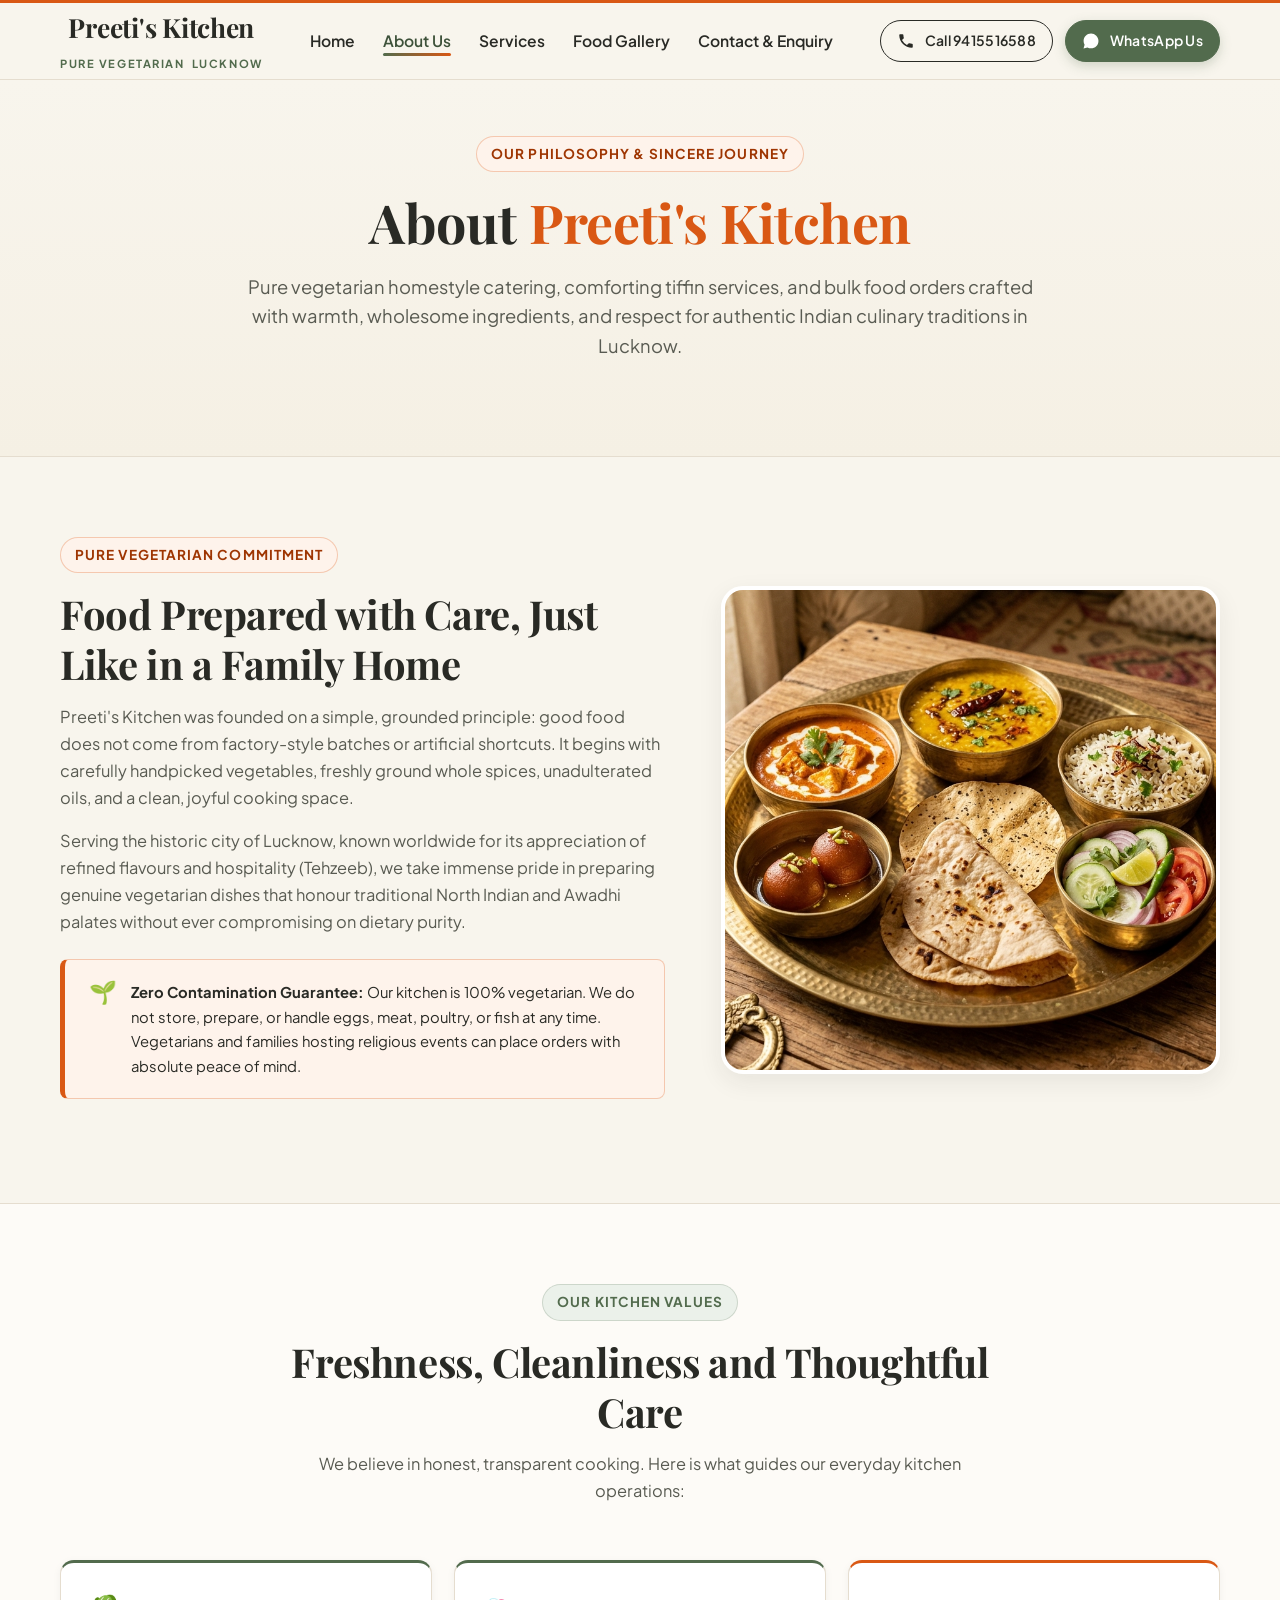
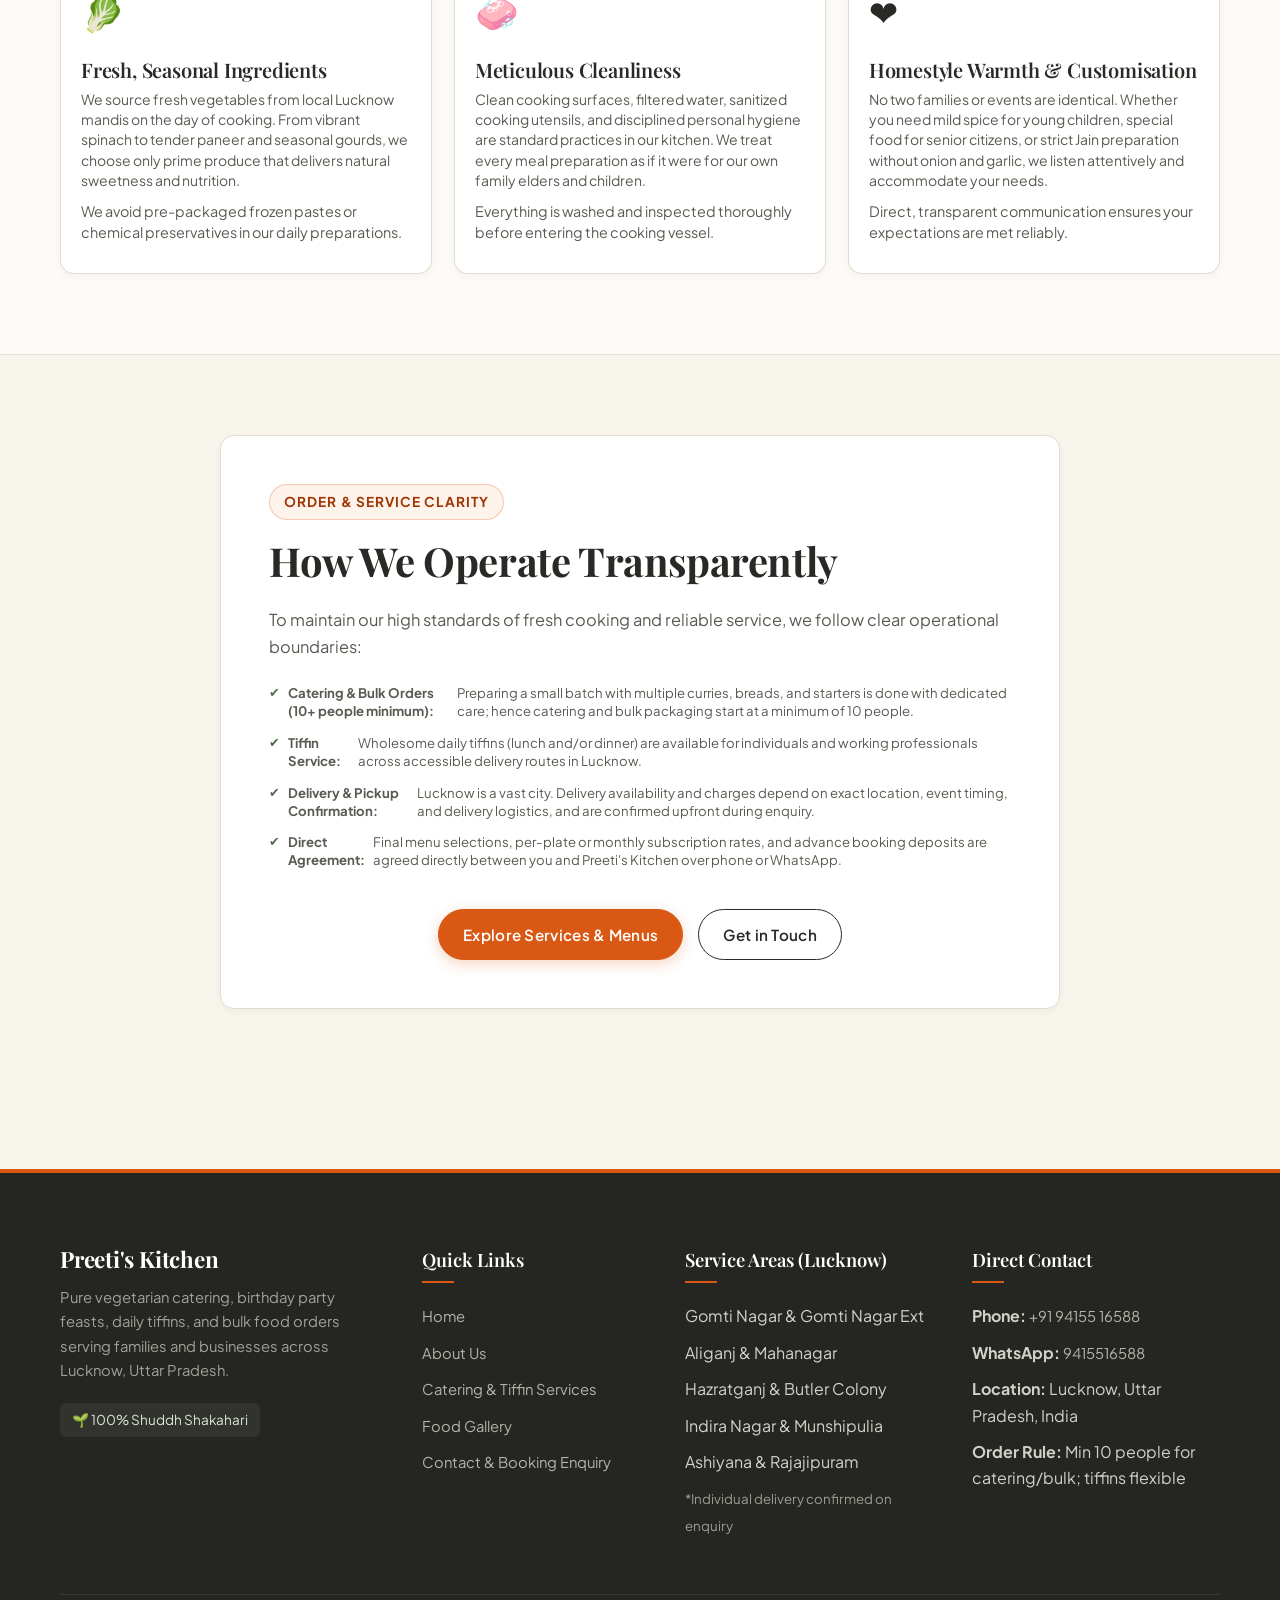
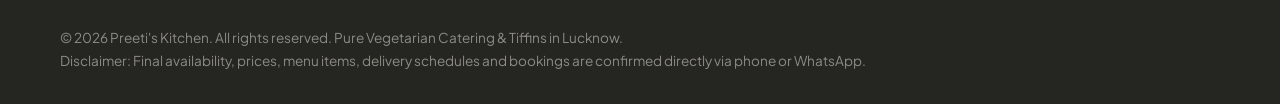
<file: about.html>
<!DOCTYPE html>
<html lang="en">
<head>
  <meta charset="UTF-8">
  <meta name="viewport" content="width=device-width, initial-scale=1.0">
  <title>About Preeti's Kitchen | Best Catering Services in Lucknow</title>
  <meta name="description" content="Discover Preeti's Kitchen, rated among the best catering services in Lucknow. Pure vegetarian wedding caterers, small party caterers for 20 to 100 people, birthday &amp; office party catering, and bulk food orders.">
  <meta name="keywords" content="catering for 20 people, food catering for 20 people, best catering services in lucknow, wedding catering packages, catering packages, best wedding caterers in lucknow, catering for weddings prices, Catering for 100 People, wedding catering packages with prices, small party caterers, birthday party catering services, kids birthday party catering, bulk food order lucknow, bulk food order, engagement catering services, wedding caterers in lucknow, Full-Service Catering, office party catering, catering services in lucknow, top catering services in lucknow">
  <meta name="robots" content="index, follow">
  <link rel="canonical" href="https://preetiskitchenlucknow.com/about.html">

  <!-- Open Graph -->
  <meta property="og:type" content="article">
  <meta property="og:url" content="https://preetiskitchenlucknow.com/about.html">
  <meta property="og:title" content="About Preeti's Kitchen | Pure Veg Caterers & Tiffin in Lucknow">
  <meta property="og:description" content="Dedicated 100% pure vegetarian kitchen in Lucknow. Homestyle recipes, genuine freshness, cleanliness and personal care for catering and daily meals.">
  <meta property="og:image" content="https://preetiskitchenlucknow.com/images/hero-thali.jpg">
  <meta name="twitter:card" content="summary_large_image">

  <!-- Favicon & PWA -->
  <link rel="icon" type="image/svg+xml" href="images/favicon.svg">
  <link rel="manifest" href="manifest.json">
  <meta name="theme-color" content="#526B4D">

  <!-- Google Fonts -->
  <link rel="preconnect" href="https://fonts.googleapis.com">
  <link rel="preconnect" href="https://fonts.gstatic.com" crossorigin>
  <link href="https://fonts.googleapis.com/css2?family=Playfair+Display:ital,wght@0,500;0,600;0,700;1,600&family=Plus+Jakarta+Sans:wght@400;500;600;700&display=swap" rel="stylesheet">

  <!-- Stylesheet -->
  <link rel="stylesheet" href="css/style.css">

  <!-- Schema.org JSON-LD -->
  <script type="application/ld+json">
  {
    "@context": "https://schema.org",
    "@graph": [
      {
        "@type": "AboutPage",
        "name": "About Preeti's Kitchen",
        "description": "Pure vegetarian catering and tiffin service based in Lucknow, Uttar Pradesh.",
        "url": "https://preetiskitchenlucknow.com/about.html",
        "mainEntity": {
          "@type": "FoodEstablishment",
          "name": "Preeti's Kitchen",
          "telephone": "+919415516588",
          "servesCuisine": "North Indian, Pure Vegetarian",
          "areaServed": {
            "@type": "AdministrativeArea",
            "name": "Lucknow"
          }
        }
      },
      {
        "@type": "BreadcrumbList",
        "itemListElement": [
          {
            "@type": "ListItem",
            "position": 1,
            "name": "Home",
            "item": "https://preetiskitchenlucknow.com/"
          },
          {
            "@type": "ListItem",
            "position": 2,
            "name": "About Us",
            "item": "https://preetiskitchenlucknow.com/about.html"
          }
        ]
      }
    ]
  }
  </script>
</head>
<body>

  <!-- 1. Header & Navigation -->
  <header class="site-header">
    <div class="container navbar">
      <a href="index.html" class="brand-link" aria-label="Preeti's Kitchen Home">
        <span class="brand-title">Preeti's Kitchen</span>
        <span class="brand-subtitle">Pure Vegetarian <span class="dot-orange">•</span> Lucknow</span>
      </a>

      <!-- Desktop Nav -->
      <nav aria-label="Primary Navigation">
        <ul class="nav-links">
          <li><a href="index.html" class="nav-link">Home</a></li>
          <li><a href="about.html" class="nav-link active">About Us</a></li>
          <li><a href="services.html" class="nav-link">Services</a></li>
          <li><a href="gallery.html" class="nav-link">Food Gallery</a></li>
          <li><a href="contact.html" class="nav-link">Contact & Enquiry</a></li>
        </ul>
      </nav>

      <div class="nav-actions">
        <a href="tel:+919415516588" class="btn btn-secondary btn-sm" title="Call Preeti's Kitchen">
          <svg class="btn-icon" viewBox="0 0 24 24"><path d="M6.62 10.79a15.053 15.053 0 006.59 6.59l2.2-2.2c.27-.27.67-.36 1.02-.24 1.12.37 2.33.57 3.57.57.55 0 1 .45 1 1V20c0 .55-.45 1-1 1-9.39 0-17-7.61-17-17 0-.55.45-1 1-1h3.5c.55 0 1 .45 1 1 0 1.25.2 2.45.57 3.57.11.35.03.74-.25 1.02l-2.2 2.2z"/></svg>
          Call 9415516588
        </a>
        <a href="https://wa.me/919415516588?text=Hello%20Preeti%27s%20Kitchen%2C%20I%20would%20like%20to%20learn%20more%20about%20your%20services%20in%20Lucknow." class="btn btn-primary btn-sm" target="_blank" rel="noopener noreferrer">
          <svg class="btn-icon" viewBox="0 0 24 24"><path d="M12.04 2c-5.46 0-9.91 4.45-9.91 9.91 0 1.75.46 3.45 1.32 4.95L2.05 22l5.25-1.38c1.45.79 3.08 1.21 4.74 1.21 5.46 0 9.91-4.45 9.91-9.91 0-2.65-1.03-5.14-2.9-7.01A9.816 9.816 0 0012.04 2z"/></svg>
          WhatsApp Us
        </a>
      </div>

      <!-- Mobile Hamburger Toggle -->
      <button class="mobile-nav-toggle" aria-label="Open menu" aria-expanded="false" aria-controls="mobileDrawer">
        <svg width="24" height="24" viewBox="0 0 24 24" fill="none" stroke="currentColor" stroke-width="2" stroke-linecap="round"><line x1="3" y1="12" x2="21" y2="12"></line><line x1="3" y1="6" x2="21" y2="6"></line><line x1="3" y1="18" x2="21" y2="18"></line></svg>
      </button>
    </div>

    <!-- Mobile Slide Drawer -->
    <div class="mobile-drawer" id="mobileDrawer">
      <ul class="nav-links">
        <li><a href="index.html" class="nav-link">Home</a></li>
        <li><a href="about.html" class="nav-link active">About Us</a></li>
        <li><a href="services.html" class="nav-link">Services & Menus</a></li>
        <li><a href="gallery.html" class="nav-link">Food Gallery</a></li>
        <li><a href="contact.html" class="nav-link">Contact & Enquiry</a></li>
      </ul>
      <div class="nav-actions">
        <a href="tel:+919415516588" class="btn btn-secondary">
          📞 Call 9415516588
        </a>
        <a href="https://wa.me/919415516588?text=Hello%20Preeti%27s%20Kitchen%2C%20I%20would%20like%20to%20learn%20more%20about%20your%20services%20in%20Lucknow." class="btn btn-primary" target="_blank" rel="noopener noreferrer">
          💬 WhatsApp Us
        </a>
      </div>
    </div>
  </header>

  <main>

    <!-- Page Banner / Header -->
    <section class="hero-section" style="padding: 3.5rem 0 4rem 0;">
      <div class="container">
        <div style="max-width: 800px; margin: 0 auto; text-align: center;">
          <div class="section-badge orange">
            Our Philosophy &amp; Sincere Journey
          </div>
          <h1>About <span class="text-orange">Preeti's Kitchen</span></h1>
          <p class="hero-subtitle">
            Pure vegetarian homestyle catering, comforting tiffin services, and bulk food orders crafted with warmth, wholesome ingredients, and respect for authentic Indian culinary traditions in Lucknow.
          </p>
        </div>
      </div>
    </section>

    <!-- Philosophy & Core Values -->
    <section class="section-padding">
      <div class="container">
        <div class="hero-grid" style="align-items: center;">
          <div>
            <div class="section-badge orange">Pure Vegetarian Commitment</div>
            <h2>Food Prepared with Care, Just Like in a Family Home</h2>
            <p>
              Preeti's Kitchen was founded on a simple, grounded principle: good food does not come from factory-style batches or artificial shortcuts. It begins with carefully handpicked vegetables, freshly ground whole spices, unadulterated oils, and a clean, joyful cooking space.
            </p>
            <p>
              Serving the historic city of Lucknow, known worldwide for its appreciation of refined flavours and hospitality (Tehzeeb), we take immense pride in preparing genuine vegetarian dishes that honour traditional North Indian and Awadhi palates without ever compromising on dietary purity.
            </p>
            <div class="info-notice" style="margin-top: 1.5rem;">
              <div class="info-notice-icon">🌱</div>
              <p>
                <strong>Zero Contamination Guarantee:</strong> Our kitchen is 100% vegetarian. We do not store, prepare, or handle eggs, meat, poultry, or fish at any time. Vegetarians and families hosting religious events can place orders with absolute peace of mind.
              </p>
            </div>
          </div>

          <div>
            <div class="hero-image-card" style="box-shadow: var(--shadow-md);">
              <img src="images/hero-thali.jpg" alt="Pure vegetarian food presentation by Preeti's Kitchen Lucknow" width="600" height="420" loading="lazy">
            </div>
          </div>
        </div>
      </div>
    </section>

    <!-- Three Pillars: Freshness, Cleanliness, Care -->
    <section class="section-padding" style="background-color: var(--color-ivory-light); border-top: 1px solid var(--color-border); border-bottom: 1px solid var(--color-border);">
      <div class="container">
        <div class="section-header">
          <div class="section-badge">Our Kitchen Values</div>
          <h2>Freshness, Cleanliness and Thoughtful Care</h2>
          <p>
            We believe in honest, transparent cooking. Here is what guides our everyday kitchen operations:
          </p>
        </div>

        <div class="card-grid">
          <div class="service-card accent-herb">
            <div style="font-size: 2.2rem; margin-bottom: 1rem;">🥬</div>
            <h3>Fresh, Seasonal Ingredients</h3>
            <p>
              We source fresh vegetables from local Lucknow mandis on the day of cooking. From vibrant spinach to tender paneer and seasonal gourds, we choose only prime produce that delivers natural sweetness and nutrition.
            </p>
            <p style="font-size: 0.9rem; color: var(--color-charcoal-muted);">
              We avoid pre-packaged frozen pastes or chemical preservatives in our daily preparations.
            </p>
          </div>

          <div class="service-card accent-herb">
            <div style="font-size: 2.2rem; margin-bottom: 1rem;">🧼</div>
            <h3>Meticulous Cleanliness</h3>
            <p>
              Clean cooking surfaces, filtered water, sanitized cooking utensils, and disciplined personal hygiene are standard practices in our kitchen. We treat every meal preparation as if it were for our own family elders and children.
            </p>
            <p style="font-size: 0.9rem; color: var(--color-charcoal-muted);">
              Everything is washed and inspected thoroughly before entering the cooking vessel.
            </p>
          </div>

          <div class="service-card accent-orange">
            <div style="font-size: 2.2rem; margin-bottom: 1rem;">❤️</div>
            <h3>Homestyle Warmth &amp; Customisation</h3>
            <p>
              No two families or events are identical. Whether you need mild spice for young children, special food for senior citizens, or strict Jain preparation without onion and garlic, we listen attentively and accommodate your needs.
            </p>
            <p style="font-size: 0.9rem; color: var(--color-charcoal-muted);">
              Direct, transparent communication ensures your expectations are met reliably.
            </p>
          </div>
        </div>
      </div>
    </section>

    <!-- Clear, Realistic Operating Guidelines -->
    <section class="section-padding">
      <div class="container">
        <div style="max-width: 840px; margin: 0 auto; background: var(--color-white); padding: 3rem; border-radius: var(--radius-md); border: 1px solid var(--color-border); box-shadow: var(--shadow-sm);">
          <div class="section-badge orange">Order &amp; Service Clarity</div>
          <h2 style="margin-bottom: 1.25rem;">How We Operate Transparently</h2>
          <p>
            To maintain our high standards of fresh cooking and reliable service, we follow clear operational boundaries:
          </p>
          <ul class="service-features-list" style="margin-top: 1.5rem; gap: 14px;">
            <li>
              <strong>Catering &amp; Bulk Orders (10+ people minimum):</strong> Preparing a small batch with multiple curries, breads, and starters is done with dedicated care; hence catering and bulk packaging start at a minimum of 10 people.
            </li>
            <li>
              <strong>Tiffin Service:</strong> Wholesome daily tiffins (lunch and/or dinner) are available for individuals and working professionals across accessible delivery routes in Lucknow.
            </li>
            <li>
              <strong>Delivery &amp; Pickup Confirmation:</strong> Lucknow is a vast city. Delivery availability and charges depend on exact location, event timing, and delivery logistics, and are confirmed upfront during enquiry.
            </li>
            <li>
              <strong>Direct Agreement:</strong> Final menu selections, per-plate or monthly subscription rates, and advance booking deposits are agreed directly between you and Preeti's Kitchen over phone or WhatsApp.
            </li>
          </ul>

          <div style="margin-top: 2.5rem; text-align: center;">
            <a href="services.html" class="btn btn-orange" style="margin-right: 12px;">Explore Services &amp; Menus</a>
            <a href="contact.html" class="btn btn-secondary">Get in Touch</a>
          </div>
        </div>
      </div>
    </section>

  </main>

  <!-- Site Footer -->
  <footer class="site-footer">
    <div class="container">
      <div class="footer-grid">
        <div class="footer-brand">
          <h4>Preeti's Kitchen</h4>
          <p>
            Pure vegetarian catering, birthday party feasts, daily tiffins, and bulk food orders serving families and businesses across Lucknow, Uttar Pradesh.
          </p>
          <div style="display: inline-flex; align-items: center; gap: 8px; background: rgba(255,255,255,0.06); padding: 6px 12px; border-radius: 6px; font-size: 0.85rem; color: #D5E8D4;">
            🌱 100% Shuddh Shakahari
          </div>
        </div>

        <div>
          <div class="footer-title">Quick Links</div>
          <ul class="footer-links">
            <li><a href="index.html">Home</a></li>
            <li><a href="about.html">About Us</a></li>
            <li><a href="services.html">Catering & Tiffin Services</a></li>
            <li><a href="gallery.html">Food Gallery</a></li>
            <li><a href="contact.html">Contact & Booking Enquiry</a></li>
          </ul>
        </div>

        <div>
          <div class="footer-title">Service Areas (Lucknow)</div>
          <ul class="footer-links">
            <li>Gomti Nagar & Gomti Nagar Ext</li>
            <li>Aliganj & Mahanagar</li>
            <li>Hazratganj & Butler Colony</li>
            <li>Indira Nagar & Munshipulia</li>
            <li>Ashiyana & Rajajipuram</li>
            <li><small style="color: #9E9B93;">*Individual delivery confirmed on enquiry</small></li>
          </ul>
        </div>

        <div>
          <div class="footer-title">Direct Contact</div>
          <ul class="footer-links">
            <li><strong>Phone:</strong> <a href="tel:+919415516588">+91 94155 16588</a></li>
            <li><strong>WhatsApp:</strong> <a href="https://wa.me/919415516588" target="_blank" rel="noopener noreferrer">9415516588</a></li>
            <li><strong>Location:</strong> Lucknow, Uttar Pradesh, India</li>
            <li><strong>Order Rule:</strong> Min 10 people for catering/bulk; tiffins flexible</li>
          </ul>
        </div>
      </div>

      <div class="footer-bottom">
        <div>
          &copy; 2026 Preeti's Kitchen. All rights reserved. Pure Vegetarian Catering & Tiffins in Lucknow.
        </div>
        <div>
          Disclaimer: Final availability, prices, menu items, delivery schedules and bookings are confirmed directly via phone or WhatsApp.
        </div>
      </div>
    </div>
  </footer>

  <!-- Mobile Sticky Bottom Action Bar -->
  <aside class="mobile-bottom-bar" aria-label="Mobile quick contact bar">
    <div class="mobile-bottom-bar-inner">
      <a href="tel:+919415516588" class="btn btn-orange">
        📞 Call Now
      </a>
      <a href="https://wa.me/919415516588?text=Hello%20Preeti%27s%20Kitchen%2C%20I%20would%20like%20to%20enquire%20about%20catering%20in%20Lucknow." class="btn btn-primary" target="_blank" rel="noopener noreferrer">
        💬 WhatsApp
      </a>
    </div>
  </aside>

  <!-- Scripts -->
  <script src="js/config.js"></script>
  <script src="js/main.js"></script>
</body>
</html>
</file>
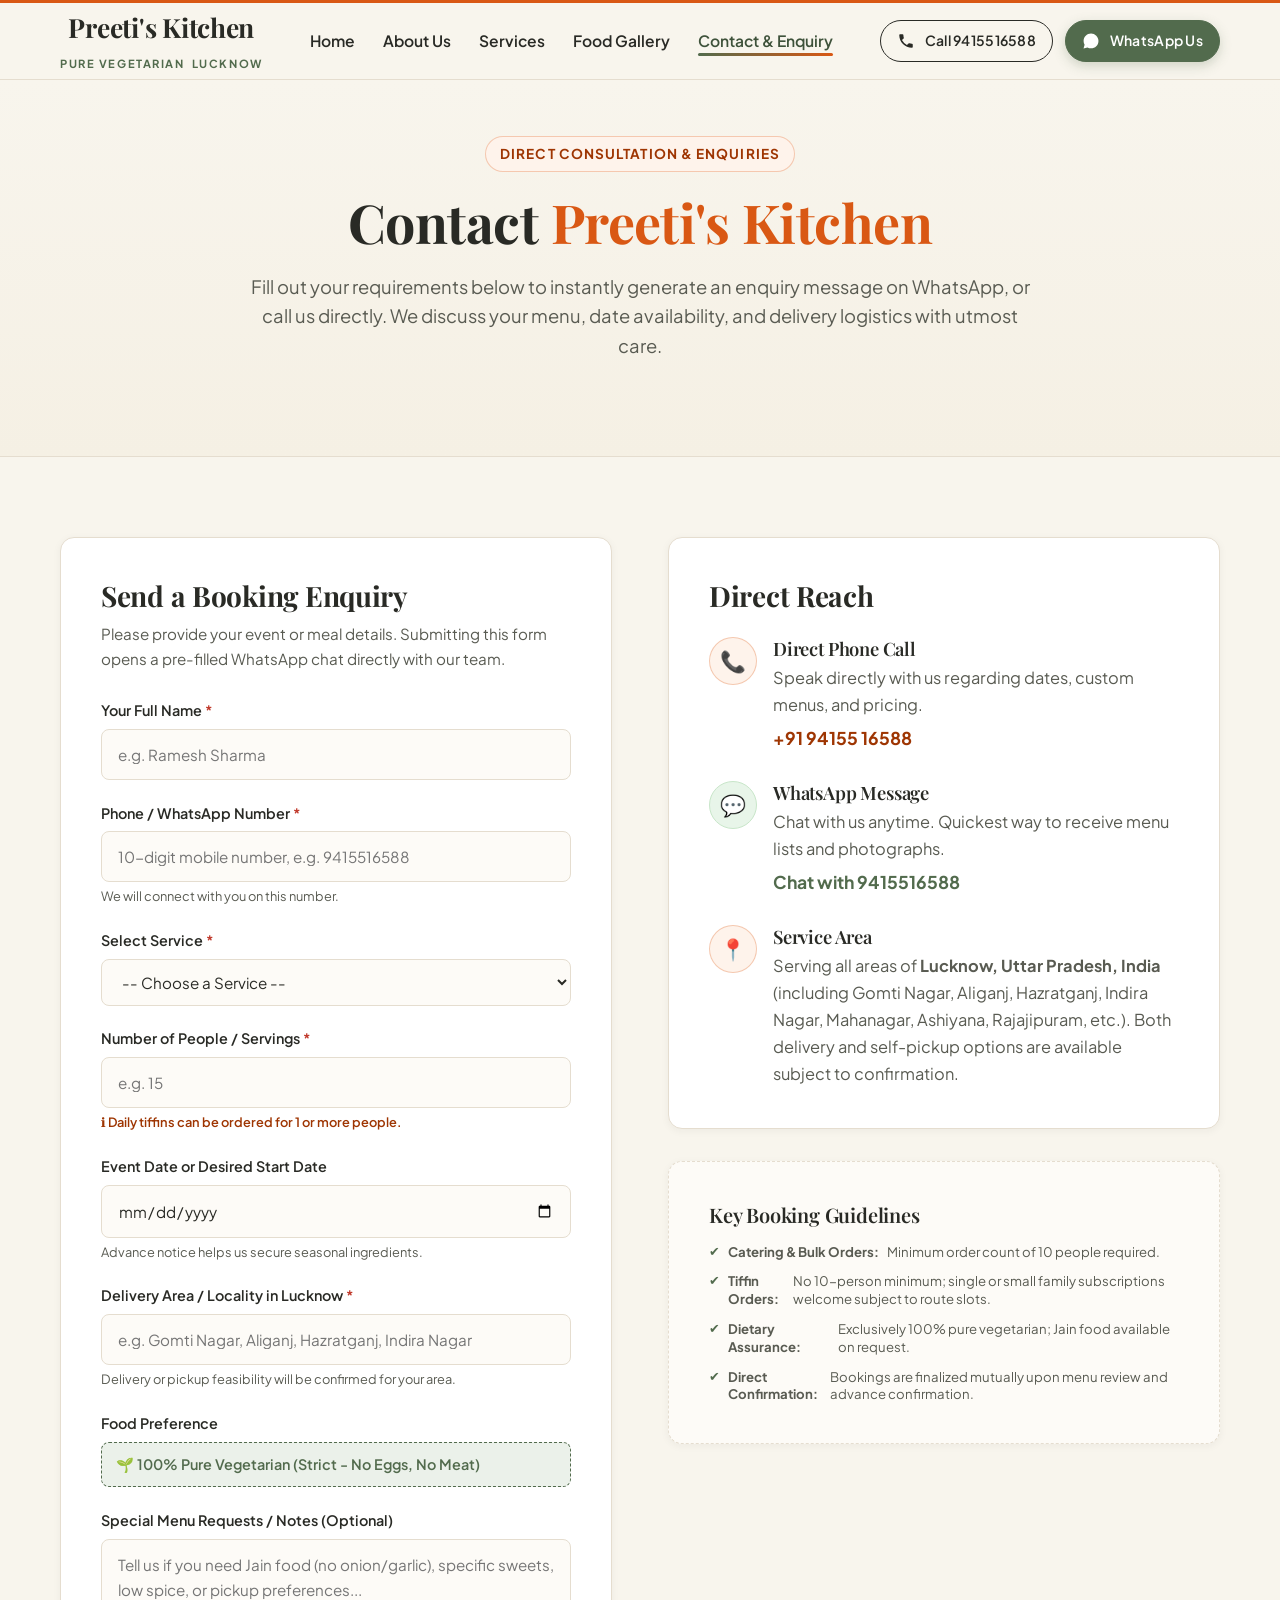
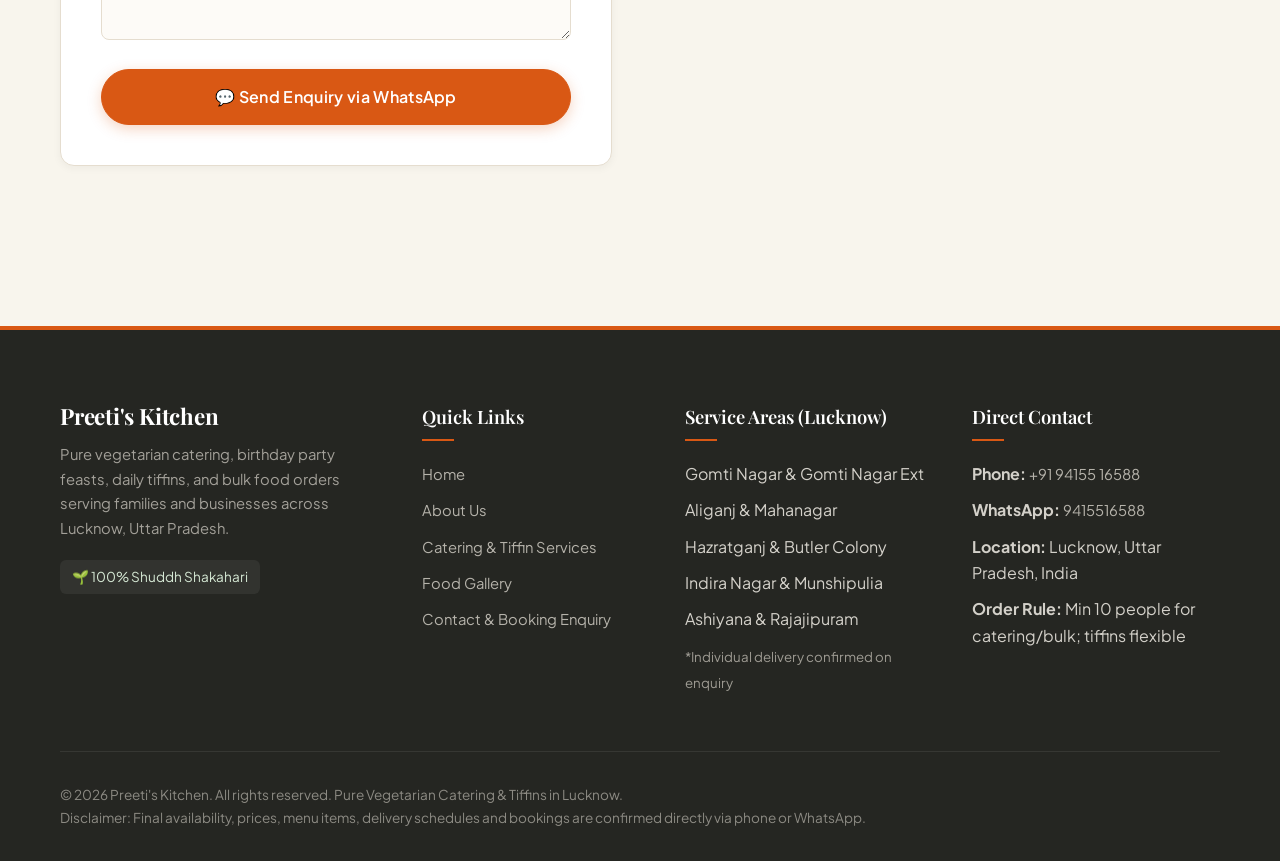
<file: contact.html>
<!DOCTYPE html>
<html lang="en">
<head>
  <meta charset="UTF-8">
  <meta name="viewport" content="width=device-width, initial-scale=1.0">
  <title>Contact Preeti's Kitchen | Best Catering Services in Lucknow</title>
  <meta name="description" content="Contact Preeti's Kitchen in Lucknow for pure vegetarian catering packages, wedding caterers, food catering for 20 people to catering for 100 people, small party caterers, birthday &amp; office party catering, and bulk food orders. WhatsApp 9415516588.">
  <meta name="keywords" content="catering for 20 people, food catering for 20 people, best catering services in lucknow, wedding catering packages, catering packages, best wedding caterers in lucknow, catering for weddings prices, Catering for 100 People, wedding catering packages with prices, small party caterers, birthday party catering services, kids birthday party catering, bulk food order lucknow, bulk food order, engagement catering services, wedding caterers in lucknow, Full-Service Catering, office party catering, catering services in lucknow, top catering services in lucknow">
  <meta name="robots" content="index, follow">
  <link rel="canonical" href="https://preetiskitchenlucknow.com/contact.html">

  <!-- Open Graph -->
  <meta property="og:type" content="website">
  <meta property="og:url" content="https://preetiskitchenlucknow.com/contact.html">
  <meta property="og:title" content="Contact Preeti's Kitchen | Best Catering Services in Lucknow">
  <meta property="og:description" content="Enquire for wedding catering packages, food catering for 20 to 100 people, small party caterers, and bulk food order Lucknow. Call/WhatsApp 9415516588.">
  <meta property="og:image" content="https://preetiskitchenlucknow.com/images/hero-thali.jpg">
  <meta name="twitter:card" content="summary_large_image">

  <!-- Favicon -->
  <link rel="icon" type="image/svg+xml" href="images/favicon.svg">

  <!-- Google Fonts -->
  <link rel="preconnect" href="https://fonts.googleapis.com">
  <link rel="preconnect" href="https://fonts.gstatic.com" crossorigin>
  <link href="https://fonts.googleapis.com/css2?family=Playfair+Display:ital,wght@0,500;0,600;0,700;1,600&family=Plus+Jakarta+Sans:wght@400;500;600;700&display=swap" rel="stylesheet">

  <!-- Stylesheet -->
  <link rel="stylesheet" href="css/style.css">

  <!-- Schema.org JSON-LD -->
  <script type="application/ld+json">
  {
    "@context": "https://schema.org",
    "@type": "ContactPage",
    "name": "Contact Preeti's Kitchen",
    "description": "Contact and booking enquiry page for top pure vegetarian catering packages, wedding caterers, small party caterers, and bulk food orders in Lucknow.",
    "url": "https://preetiskitchenlucknow.com/contact.html",
    "mainEntity": {
      "@type": "FoodEstablishment",
      "name": "Preeti's Kitchen",
      "telephone": "+919415516588",
      "address": {
        "@type": "PostalAddress",
        "addressLocality": "Lucknow",
        "addressRegion": "Uttar Pradesh",
        "addressCountry": "IN"
      },
      "areaServed": {
        "@type": "AdministrativeArea",
        "name": "Lucknow"
      }
    }
  }
  </script>
</head>
<body>

  <!-- Header & Navigation -->
  <header class="site-header">
    <div class="container navbar">
      <a href="index.html" class="brand-link" aria-label="Preeti's Kitchen Home">
        <span class="brand-title">Preeti's Kitchen</span>
        <span class="brand-subtitle">Pure Vegetarian <span class="dot-orange">•</span> Lucknow</span>
      </a>

      <!-- Desktop Nav -->
      <nav aria-label="Primary Navigation">
        <ul class="nav-links">
          <li><a href="index.html" class="nav-link">Home</a></li>
          <li><a href="about.html" class="nav-link">About Us</a></li>
          <li><a href="services.html" class="nav-link">Services</a></li>
          <li><a href="gallery.html" class="nav-link">Food Gallery</a></li>
          <li><a href="contact.html" class="nav-link active">Contact & Enquiry</a></li>
        </ul>
      </nav>

      <div class="nav-actions">
        <a href="tel:+919415516588" class="btn btn-secondary btn-sm" title="Call Preeti's Kitchen">
          <svg class="btn-icon" viewBox="0 0 24 24"><path d="M6.62 10.79a15.053 15.053 0 006.59 6.59l2.2-2.2c.27-.27.67-.36 1.02-.24 1.12.37 2.33.57 3.57.57.55 0 1 .45 1 1V20c0 .55-.45 1-1 1-9.39 0-17-7.61-17-17 0-.55.45-1 1-1h3.5c.55 0 1 .45 1 1 0 1.25.2 2.45.57 3.57.11.35.03.74-.25 1.02l-2.2 2.2z"/></svg>
          Call 9415516588
        </a>
        <a href="https://wa.me/919415516588?text=Hello%20Preeti%27s%20Kitchen%2C%20I%20would%20like%20to%20get%20in%20touch%20for%20catering%20in%20Lucknow." class="btn btn-primary btn-sm" target="_blank" rel="noopener noreferrer">
          <svg class="btn-icon" viewBox="0 0 24 24"><path d="M12.04 2c-5.46 0-9.91 4.45-9.91 9.91 0 1.75.46 3.45 1.32 4.95L2.05 22l5.25-1.38c1.45.79 3.08 1.21 4.74 1.21 5.46 0 9.91-4.45 9.91-9.91 0-2.65-1.03-5.14-2.9-7.01A9.816 9.816 0 0012.04 2z"/></svg>
          WhatsApp Us
        </a>
      </div>

      <!-- Mobile Hamburger Toggle -->
      <button class="mobile-nav-toggle" aria-label="Open menu" aria-expanded="false" aria-controls="mobileDrawer">
        <svg width="24" height="24" viewBox="0 0 24 24" fill="none" stroke="currentColor" stroke-width="2" stroke-linecap="round"><line x1="3" y1="12" x2="21" y2="12"></line><line x1="3" y1="6" x2="21" y2="6"></line><line x1="3" y1="18" x2="21" y2="18"></line></svg>
      </button>
    </div>

    <!-- Mobile Drawer -->
    <div class="mobile-drawer" id="mobileDrawer">
      <ul class="nav-links">
        <li><a href="index.html" class="nav-link">Home</a></li>
        <li><a href="about.html" class="nav-link">About Us</a></li>
        <li><a href="services.html" class="nav-link">Services & Menus</a></li>
        <li><a href="gallery.html" class="nav-link">Food Gallery</a></li>
        <li><a href="contact.html" class="nav-link active">Contact & Enquiry</a></li>
      </ul>
      <div class="nav-actions">
        <a href="tel:+919415516588" class="btn btn-secondary">
          📞 Call 9415516588
        </a>
        <a href="https://wa.me/919415516588?text=Hello%20Preeti%27s%20Kitchen%2C%20I%20would%20like%20to%20get%20in%20touch%20for%20catering%20in%20Lucknow." class="btn btn-primary" target="_blank" rel="noopener noreferrer">
          💬 WhatsApp Us
        </a>
      </div>
    </div>
  </header>

  <main>

    <!-- Page Banner -->
    <section class="hero-section" style="padding: 3.5rem 0 4rem 0;">
      <div class="container">
        <div style="max-width: 800px; margin: 0 auto; text-align: center;">
          <div class="section-badge orange">
            Direct Consultation &amp; Enquiries
          </div>
          <h1>Contact <span class="text-orange">Preeti's Kitchen</span></h1>
          <p class="hero-subtitle">
            Fill out your requirements below to instantly generate an enquiry message on WhatsApp, or call us directly. We discuss your menu, date availability, and delivery logistics with utmost care.
          </p>
        </div>
      </div>
    </section>

    <!-- Contact & Form Section -->
    <section class="section-padding">
      <div class="container">
        <div class="contact-grid">

          <!-- Left Column: Interactive Form -->
          <div class="contact-card">
            <h2 style="font-size: 1.75rem; margin-bottom: 0.5rem;">Send a Booking Enquiry</h2>
            <p style="font-size: 0.95rem; margin-bottom: 1.75rem;">
              Please provide your event or meal details. Submitting this form opens a pre-filled WhatsApp chat directly with our team.
            </p>

            <form id="bookingEnquiryForm" novalidate>

              <!-- Full Name -->
              <div class="form-group">
                <label for="fullName" class="form-label">Your Full Name <span class="req">*</span></label>
                <input type="text" id="fullName" name="fullName" class="form-control" placeholder="e.g. Ramesh Sharma" required autocomplete="name">
                <div class="form-error-msg"></div>
              </div>

              <!-- Phone Number -->
              <div class="form-group">
                <label for="phoneNumber" class="form-label">Phone / WhatsApp Number <span class="req">*</span></label>
                <input type="tel" id="phoneNumber" name="phoneNumber" class="form-control" placeholder="10-digit mobile number, e.g. 9415516588" required autocomplete="tel">
                <div class="form-hint">We will connect with you on this number.</div>
                <div class="form-error-msg"></div>
              </div>

              <!-- Service Type -->
              <div class="form-group">
                <label for="serviceType" class="form-label">Select Service <span class="req">*</span></label>
                <select id="serviceType" name="serviceType" class="form-control" required>
                  <option value="">-- Choose a Service --</option>
                  <option value="wedding">Wedding Catering Packages &amp; Engagement</option>
                  <option value="catering_20">Food Catering for 20 People (Small Party)</option>
                  <option value="catering_100">Catering for 100 People (Mid-Size Banquet)</option>
                  <option value="birthday">Birthday Party Catering Services / Kids Birthday</option>
                  <option value="office">Office Party Catering &amp; Corporate Luncheon</option>
                  <option value="catering">Pure Veg Party / Event Catering (Min 10 People)</option>
                  <option value="bulk">Bulk Food Order Lucknow / Meal Boxes (Min 10 Packs)</option>
                  <option value="tiffin">Daily / Regular Pure Veg Tiffin Service</option>
                  <option value="other">Custom Pooja Bhojan / Full-Service Catering</option>
                </select>
                <div class="form-error-msg"></div>
              </div>

              <!-- Number of People -->
              <div class="form-group">
                <label for="guestCount" class="form-label">Number of People / Servings <span class="req">*</span></label>
                <input type="number" id="guestCount" name="guestCount" class="form-control" min="1" placeholder="e.g. 15" required>
                <div id="peopleHint" class="form-hint" style="color: var(--color-orange-dark); font-weight: 600;">
                  ℹ️ Note: Minimum 10 people required for party catering and bulk orders in Lucknow.
                </div>
                <div class="form-error-msg"></div>
              </div>

              <!-- Event Date -->
              <div class="form-group">
                <label for="eventDate" class="form-label">Event Date or Desired Start Date</label>
                <input type="date" id="eventDate" name="eventDate" class="form-control">
                <div class="form-hint">Advance notice helps us secure seasonal ingredients.</div>
                <div class="form-error-msg"></div>
              </div>

              <!-- Delivery Area in Lucknow -->
              <div class="form-group">
                <label for="deliveryArea" class="form-label">Delivery Area / Locality in Lucknow <span class="req">*</span></label>
                <input type="text" id="deliveryArea" name="deliveryArea" class="form-control" placeholder="e.g. Gomti Nagar, Aliganj, Hazratganj, Indira Nagar" required>
                <div class="form-hint">Delivery or pickup feasibility will be confirmed for your area.</div>
                <div class="form-error-msg"></div>
              </div>

              <!-- Food Preference (Fixed to Pure Veg) -->
              <div class="form-group">
                <label class="form-label">Food Preference</label>
                <div class="readonly-box">
                  🌱 100% Pure Vegetarian (Strict - No Eggs, No Meat)
                </div>
              </div>

              <!-- Optional Message -->
              <div class="form-group">
                <label for="customMessage" class="form-label">Special Menu Requests / Notes (Optional)</label>
                <textarea id="customMessage" name="customMessage" class="form-control" rows="3" placeholder="Tell us if you need Jain food (no onion/garlic), specific sweets, low spice, or pickup preferences..."></textarea>
              </div>

              <!-- Submit Button -->
              <button type="submit" class="btn btn-orange" style="width: 100%; padding: 14px 20px; font-size: 1rem;">
                💬 Send Enquiry via WhatsApp
              </button>

              <!-- Transparent Disclaimer Note -->
              <div class="whatsapp-notice-card" id="formResultNotice" style="display: none;">
                <strong>✅ WhatsApp Enquiry Prepared:</strong><br>
                We have opened a chat with Preeti's Kitchen on WhatsApp. 
                <p style="margin-top: 6px; margin-bottom: 0;">
                  <em>Important:</em> Submitting an enquiry does not finalize a booking. Final availability, exact menu pricing, delivery schedule, and advance deposit confirmation are agreed upon directly with our team.
                </p>
              </div>

            </form>
          </div>

          <!-- Right Column: Direct Contact & Service Clarity -->
          <div>
            <div class="contact-card" style="margin-bottom: 2rem;">
              <h2 style="font-size: 1.75rem; margin-bottom: 1.5rem;">Direct Reach</h2>

              <!-- Phone Call -->
              <div class="direct-contact-item">
                <div class="contact-icon-bubble">📞</div>
                <div>
                  <h3 style="font-size: 1.15rem; margin-bottom: 4px;">Direct Phone Call</h3>
                  <p style="margin-bottom: 6px;">Speak directly with us regarding dates, custom menus, and pricing.</p>
                  <a href="tel:+919415516588" class="text-orange-dark" style="font-weight: 700; font-size: 1.1rem;">+91 94155 16588</a>
                </div>
              </div>

              <!-- WhatsApp -->
              <div class="direct-contact-item">
                <div class="contact-icon-bubble bubble-green">💬</div>
                <div>
                  <h3 style="font-size: 1.15rem; margin-bottom: 4px;">WhatsApp Message</h3>
                  <p style="margin-bottom: 6px;">Chat with us anytime. Quickest way to receive menu lists and photographs.</p>
                  <a href="https://wa.me/919415516588" target="_blank" rel="noopener noreferrer" class="text-herb" style="font-weight: 700; font-size: 1.1rem;">Chat with 9415516588</a>
                </div>
              </div>

              <!-- Location -->
              <div class="direct-contact-item" style="margin-bottom: 0;">
                <div class="contact-icon-bubble">📍</div>
                <div>
                  <h3 style="font-size: 1.15rem; margin-bottom: 4px;">Service Area</h3>
                  <p style="margin-bottom: 0;">
                    Serving all areas of <strong>Lucknow, Uttar Pradesh, India</strong> (including Gomti Nagar, Aliganj, Hazratganj, Indira Nagar, Mahanagar, Ashiyana, Rajajipuram, etc.). Both delivery and self-pickup options are available subject to confirmation.
                  </p>
                </div>
              </div>
            </div>

            <!-- Operating Rules Card -->
            <div class="contact-card" style="background-color: var(--color-ivory-light); border: 1.5px dashed var(--color-border);">
              <h3 style="font-size: 1.25rem; margin-bottom: 1rem; color: var(--color-charcoal);">Key Booking Guidelines</h3>
              <ul class="service-features-list" style="margin: 0; gap: 12px;">
                <li><strong>Catering & Bulk Orders:</strong> Minimum order count of 10 people required.</li>
                <li><strong>Tiffin Orders:</strong> No 10-person minimum; single or small family subscriptions welcome subject to route slots.</li>
                <li><strong>Dietary Assurance:</strong> Exclusively 100% pure vegetarian; Jain food available on request.</li>
                <li><strong>Direct Confirmation:</strong> Bookings are finalized mutually upon menu review and advance confirmation.</li>
              </ul>
            </div>

          </div>

        </div>
      </div>
    </section>

  </main>

  <!-- Site Footer -->
  <footer class="site-footer">
    <div class="container">
      <div class="footer-grid">
        <div class="footer-brand">
          <h4>Preeti's Kitchen</h4>
          <p>
            Pure vegetarian catering, birthday party feasts, daily tiffins, and bulk food orders serving families and businesses across Lucknow, Uttar Pradesh.
          </p>
          <div style="display: inline-flex; align-items: center; gap: 8px; background: rgba(255,255,255,0.06); padding: 6px 12px; border-radius: 6px; font-size: 0.85rem; color: #D5E8D4;">
            🌱 100% Shuddh Shakahari
          </div>
        </div>

        <div>
          <div class="footer-title">Quick Links</div>
          <ul class="footer-links">
            <li><a href="index.html">Home</a></li>
            <li><a href="about.html">About Us</a></li>
            <li><a href="services.html">Catering & Tiffin Services</a></li>
            <li><a href="gallery.html">Food Gallery</a></li>
            <li><a href="contact.html">Contact & Booking Enquiry</a></li>
          </ul>
        </div>

        <div>
          <div class="footer-title">Service Areas (Lucknow)</div>
          <ul class="footer-links">
            <li>Gomti Nagar & Gomti Nagar Ext</li>
            <li>Aliganj & Mahanagar</li>
            <li>Hazratganj & Butler Colony</li>
            <li>Indira Nagar & Munshipulia</li>
            <li>Ashiyana & Rajajipuram</li>
            <li><small style="color: #9E9B93;">*Individual delivery confirmed on enquiry</small></li>
          </ul>
        </div>

        <div>
          <div class="footer-title">Direct Contact</div>
          <ul class="footer-links">
            <li><strong>Phone:</strong> <a href="tel:+919415516588">+91 94155 16588</a></li>
            <li><strong>WhatsApp:</strong> <a href="https://wa.me/919415516588" target="_blank" rel="noopener noreferrer">9415516588</a></li>
            <li><strong>Location:</strong> Lucknow, Uttar Pradesh, India</li>
            <li><strong>Order Rule:</strong> Min 10 people for catering/bulk; tiffins flexible</li>
          </ul>
        </div>
      </div>

      <div class="footer-bottom">
        <div>
          &copy; 2026 Preeti's Kitchen. All rights reserved. Pure Vegetarian Catering & Tiffins in Lucknow.
        </div>
        <div>
          Disclaimer: Final availability, prices, menu items, delivery schedules and bookings are confirmed directly via phone or WhatsApp.
        </div>
      </div>
    </div>
  </footer>

  <!-- Mobile Sticky Bottom Action Bar -->
  <aside class="mobile-bottom-bar" aria-label="Mobile quick contact bar">
    <div class="mobile-bottom-bar-inner">
      <a href="tel:+919415516588" class="btn btn-orange">
        📞 Call Now
      </a>
      <a href="https://wa.me/919415516588?text=Hello%20Preeti%27s%20Kitchen%2C%20I%20would%20like%20to%20enquire%20about%20catering%20in%20Lucknow." class="btn btn-primary" target="_blank" rel="noopener noreferrer">
        💬 WhatsApp
      </a>
    </div>
  </aside>

  <!-- Scripts -->
  <script src="js/config.js"></script>
  <script src="js/main.js"></script>
  <script src="js/contact.js"></script>
  <script>
    // Auto-select service from URL query params (e.g. contact.html?service=catering)
    document.addEventListener("DOMContentLoaded", () => {
      const params = new URLSearchParams(window.location.search);
      const serviceParam = params.get("service");
      if (serviceParam) {
        const select = document.getElementById("serviceType");
        if (select && select.querySelector(`option[value="${serviceParam}"]`)) {
          select.value = serviceParam;
          select.dispatchEvent(new Event("change"));
        }
      }
    });
  </script>
</body>
</html>
</file>
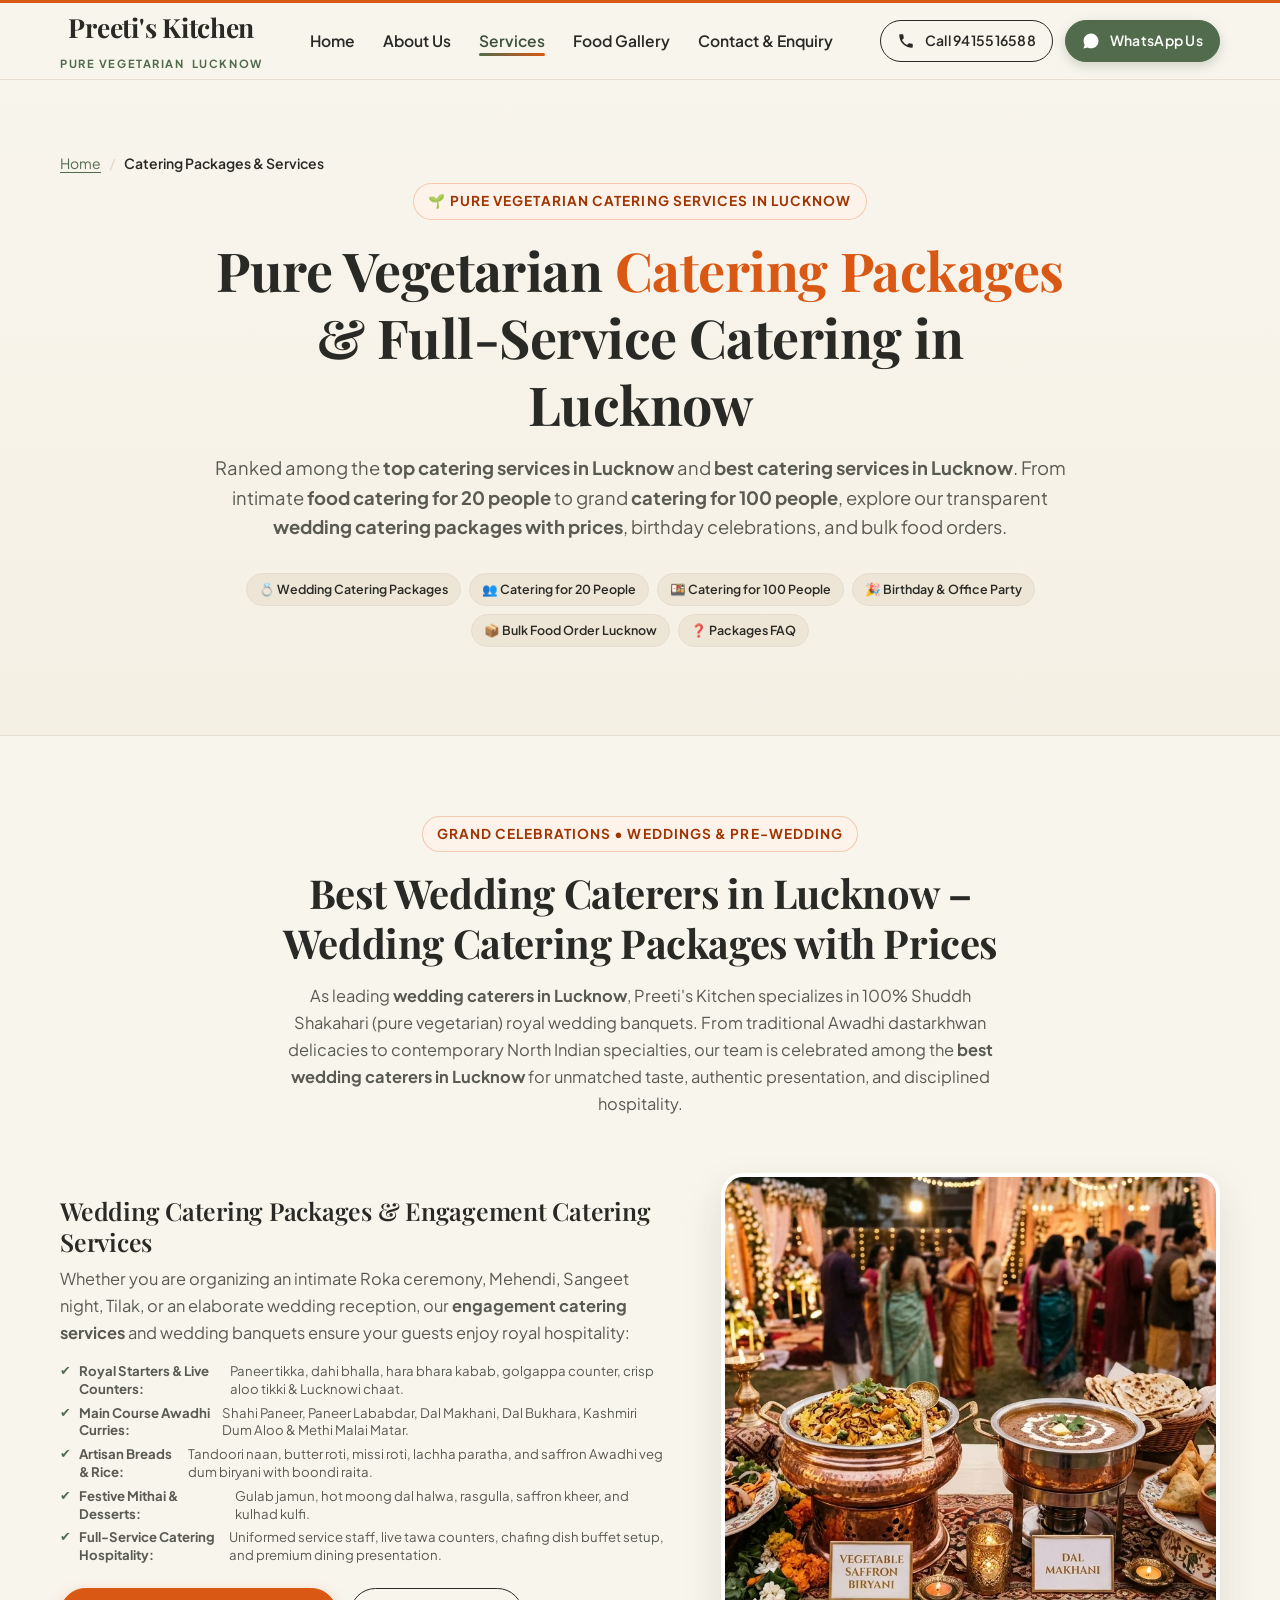
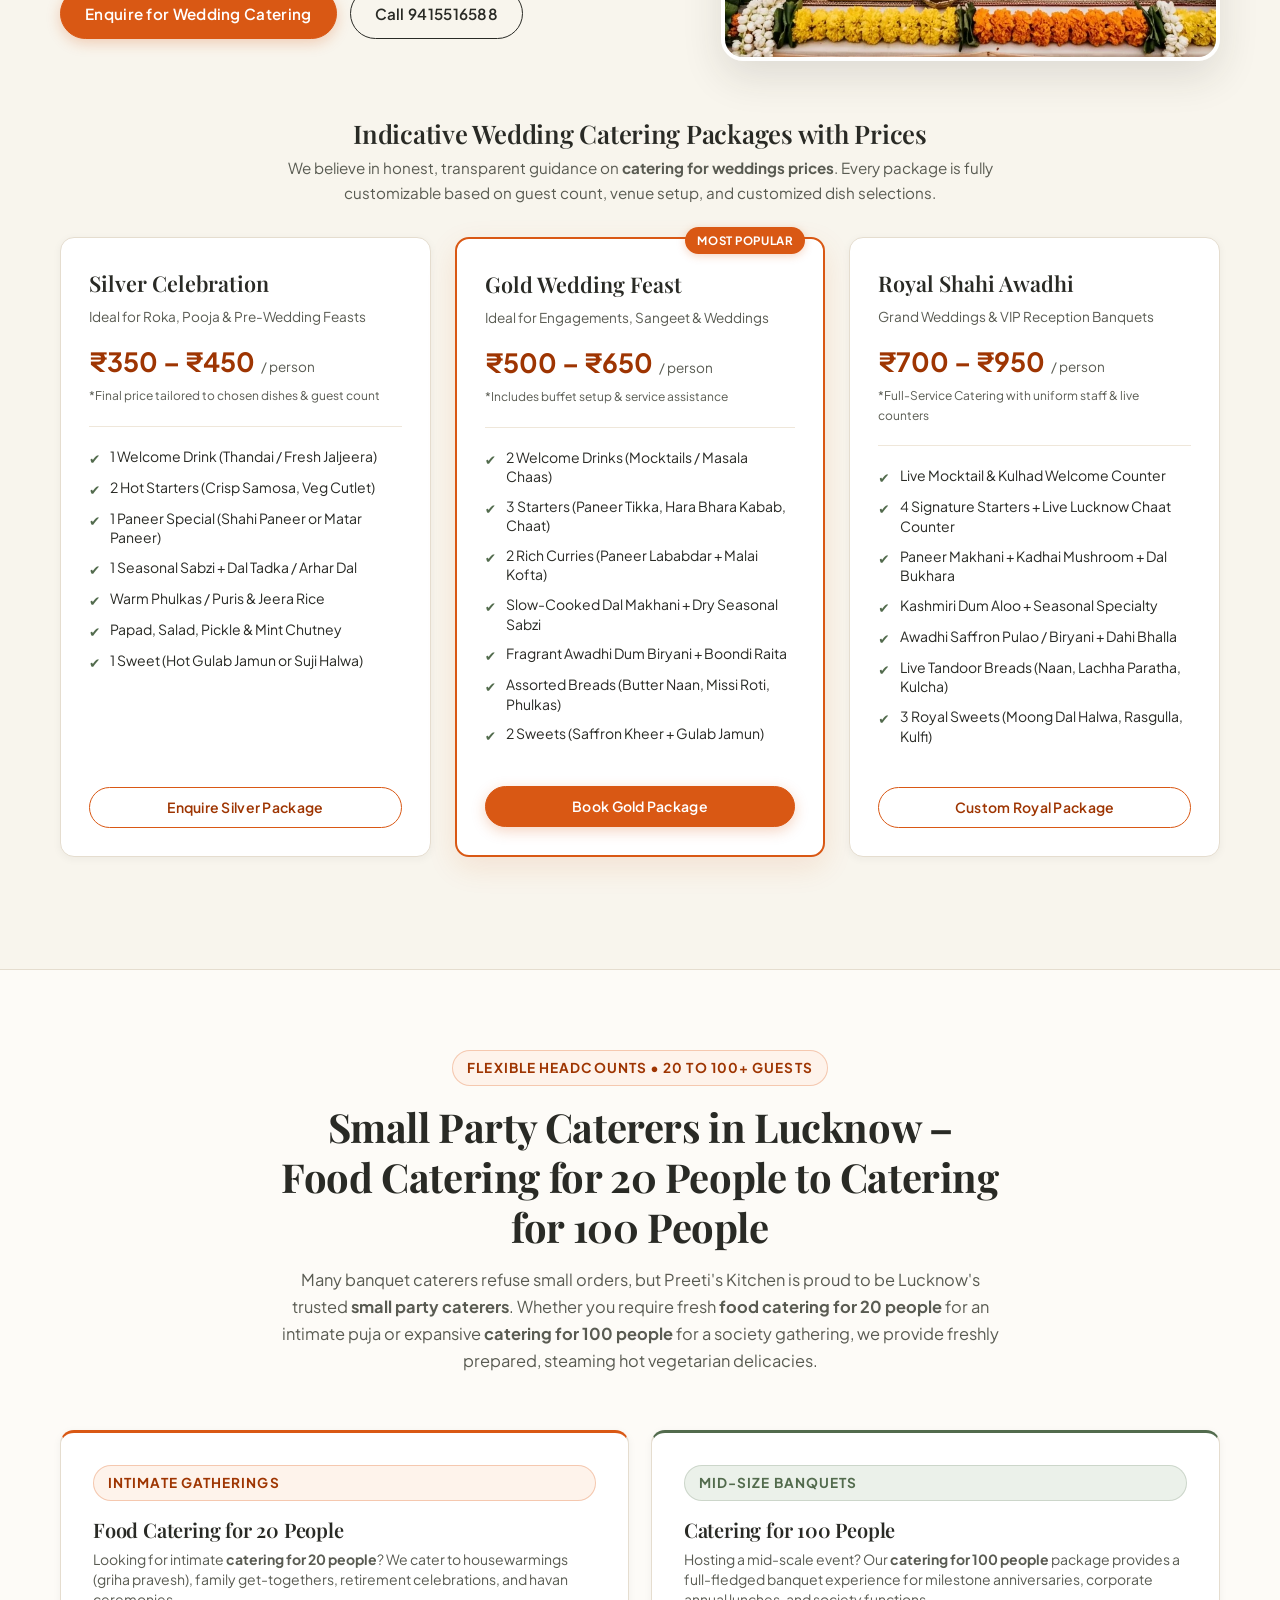
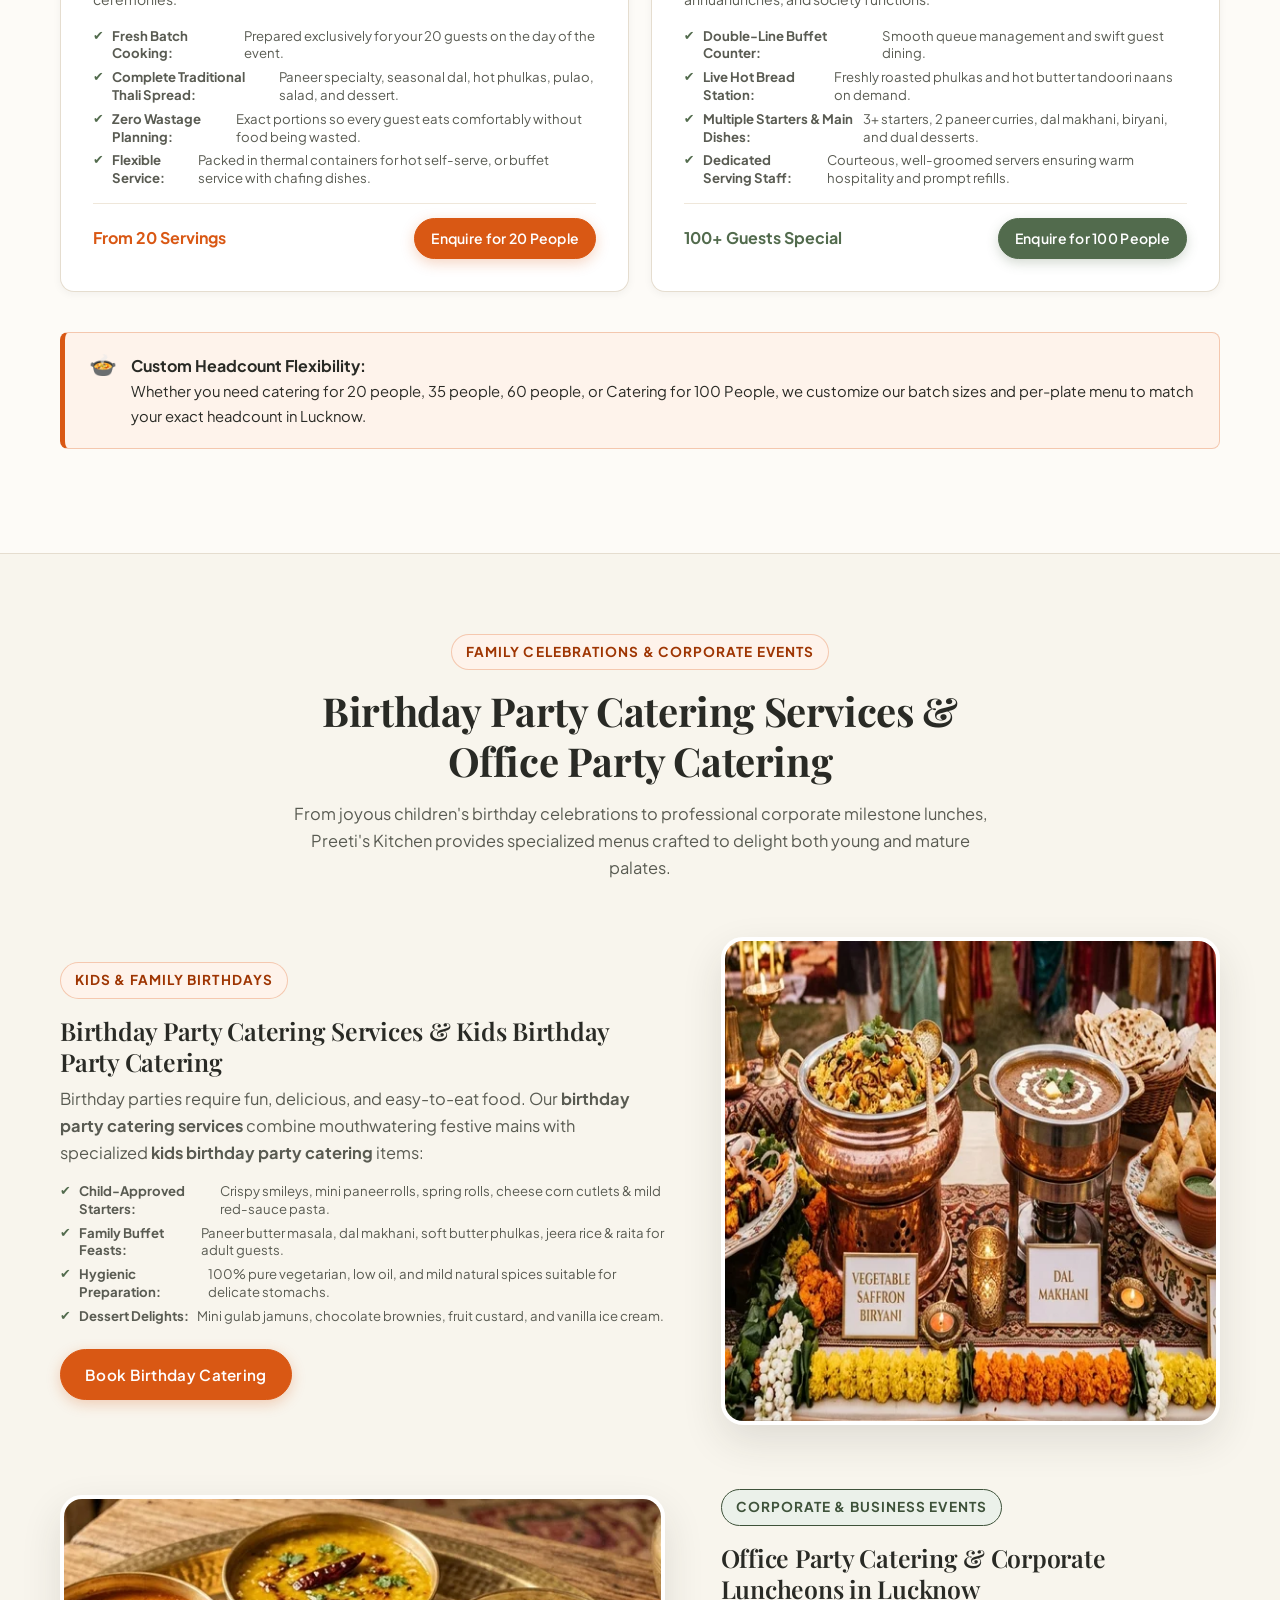
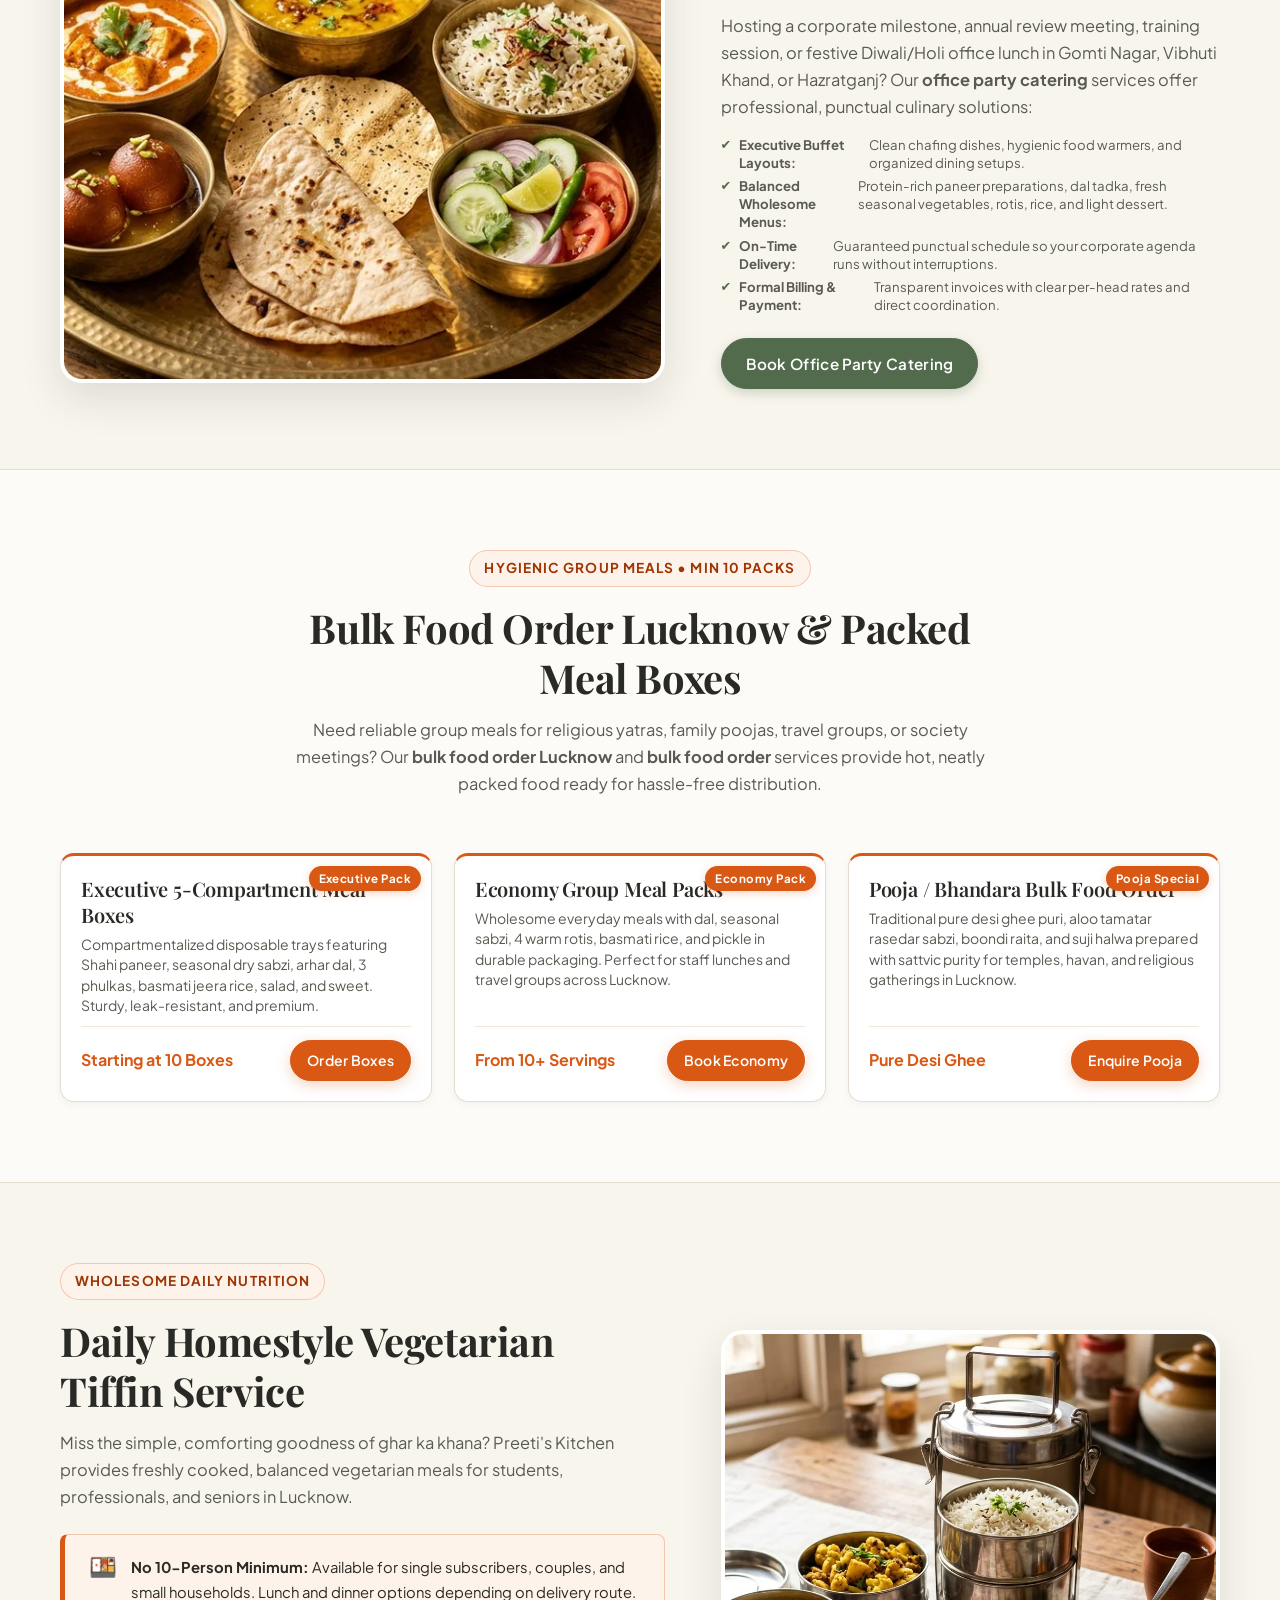
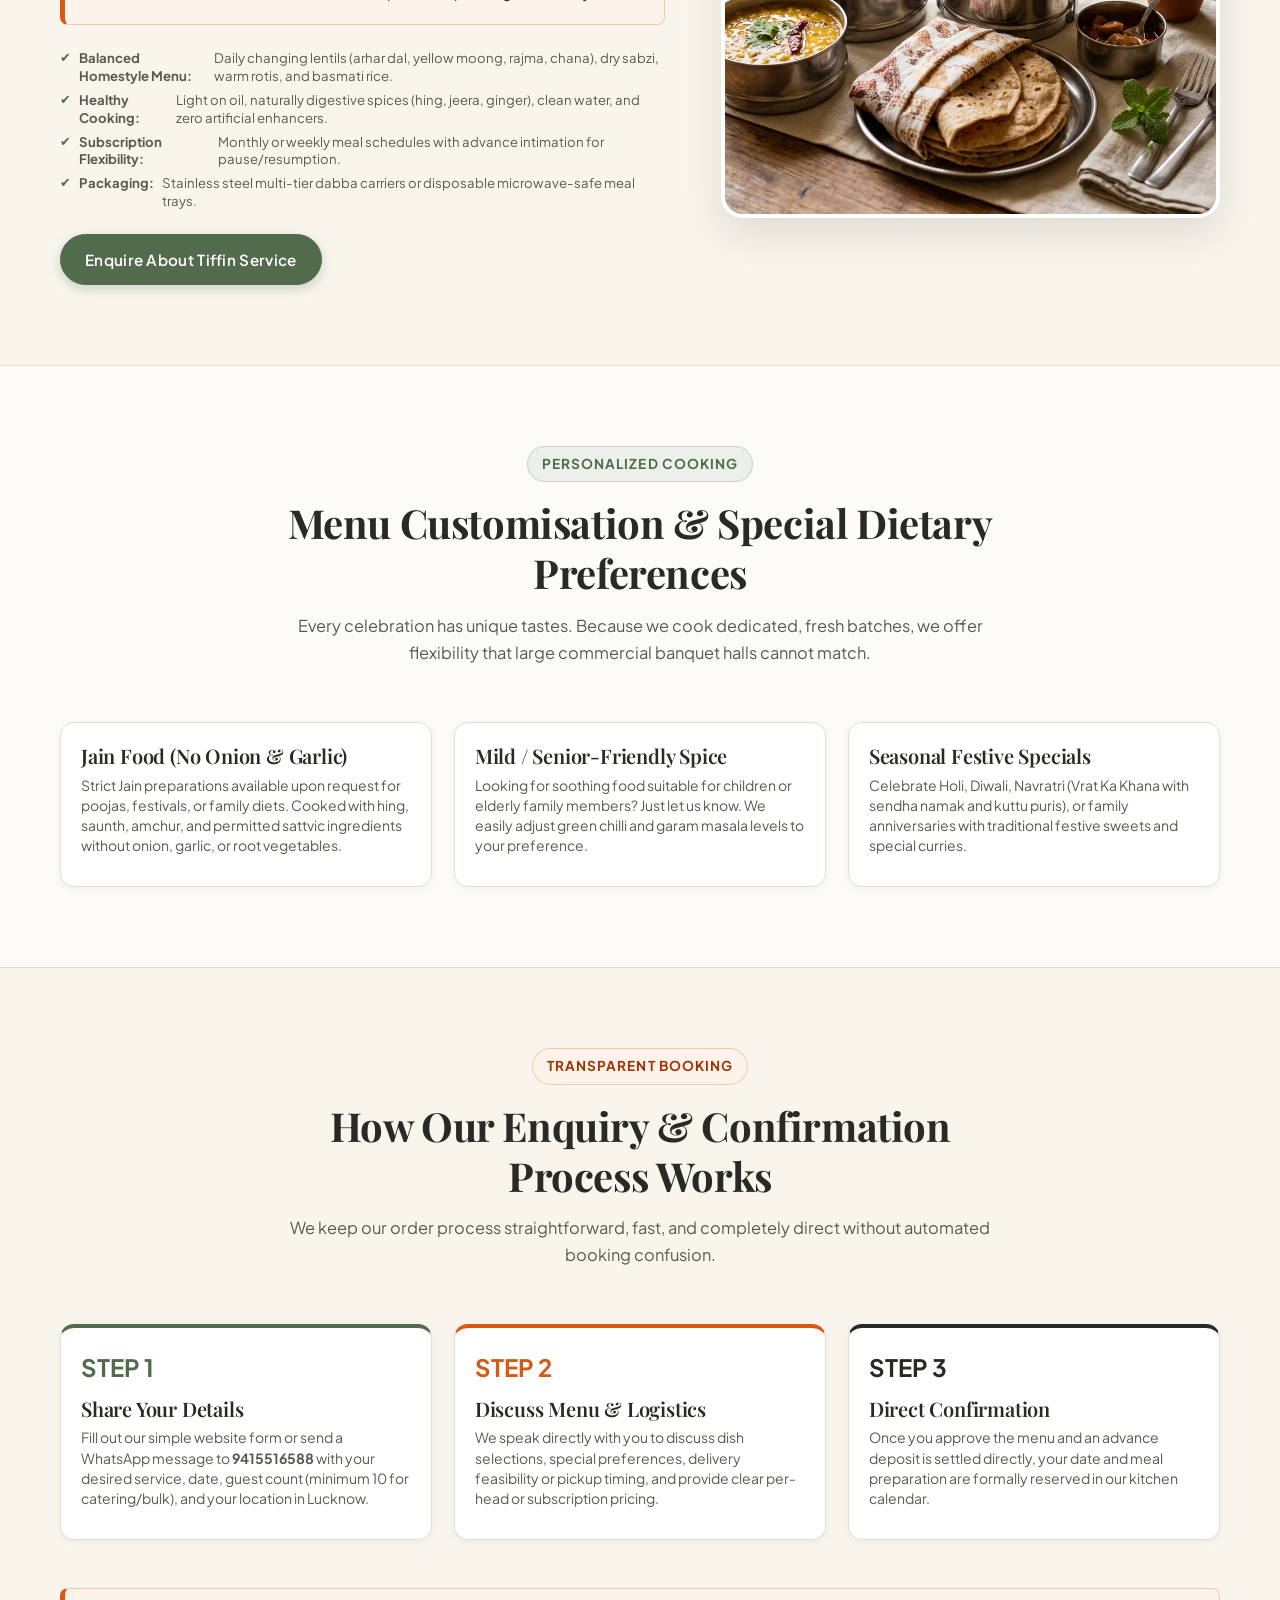
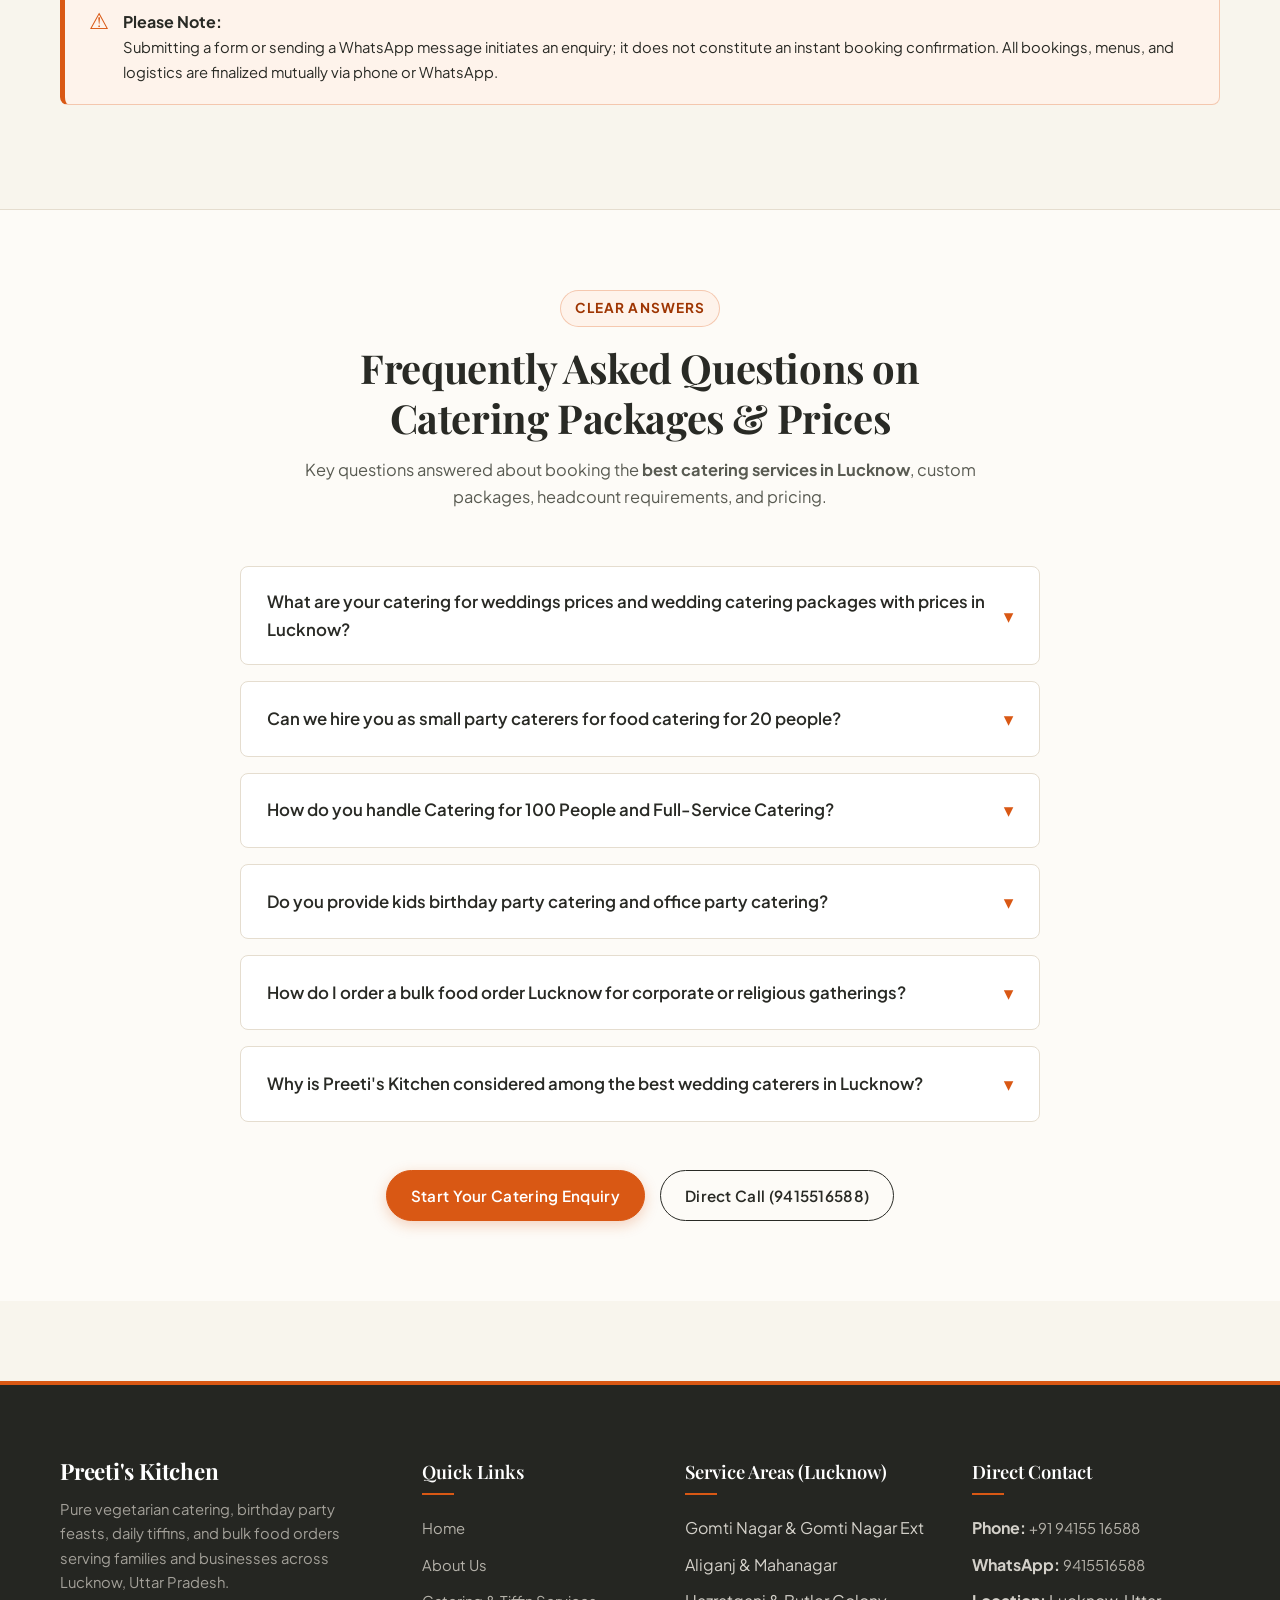
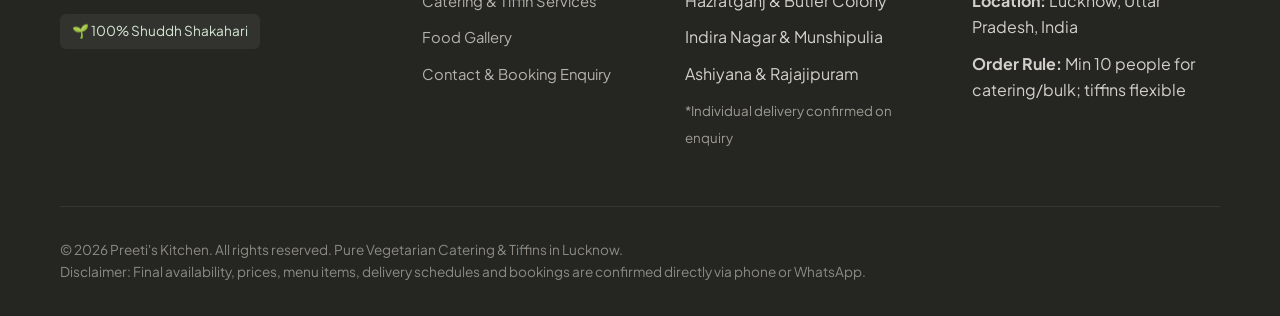
<file: services.html>
<!DOCTYPE html>
<html lang="en">
<head>
  <meta charset="UTF-8">
  <meta name="viewport" content="width=device-width, initial-scale=1.0">
  <title>Catering Packages with Prices Lucknow | Best Wedding &amp; Party Caterers</title>
  <meta name="description" content="Explore pure vegetarian catering packages with prices in Lucknow. Best wedding caterers in Lucknow, food catering for 20 people to catering for 100 people, small party caterers, birthday party catering services, office party catering, and bulk food order Lucknow. Call 9415516588.">
  <meta name="keywords" content="catering for 20 people, food catering for 20 people, best catering services in lucknow, wedding catering packages, catering packages, best wedding caterers in lucknow, catering for weddings prices, Catering for 100 People, wedding catering packages with prices, small party caterers, birthday party catering services, kids birthday party catering, bulk food order lucknow, bulk food order, engagement catering services, wedding caterers in lucknow, Full-Service Catering, office party catering, catering services in lucknow, top catering services in lucknow">
  <meta name="robots" content="index, follow">
  <link rel="canonical" href="https://preetiskitchenlucknow.com/services.html">

  <!-- Open Graph -->
  <meta property="og:type" content="website">
  <meta property="og:url" content="https://preetiskitchenlucknow.com/services.html">
  <meta property="og:title" content="Catering Packages with Prices Lucknow | Best Wedding &amp; Party Caterers">
  <meta property="og:description" content="Pure vegetarian catering packages with prices in Lucknow. Best wedding caterers, small party caterers for 20 to 100 people, birthday &amp; office party catering, and bulk food orders.">
  <meta property="og:image" content="https://preetiskitchenlucknow.com/images/catering-spread.jpg">
  <meta name="twitter:card" content="summary_large_image">

  <!-- Favicon -->
  <link rel="icon" type="image/svg+xml" href="images/favicon.svg">

  <!-- Google Fonts -->
  <link rel="preconnect" href="https://fonts.googleapis.com">
  <link rel="preconnect" href="https://fonts.gstatic.com" crossorigin>
  <link href="https://fonts.googleapis.com/css2?family=Playfair+Display:ital,wght@0,500;0,600;0,700;1,600&family=Plus+Jakarta+Sans:wght@400;500;600;700&display=swap" rel="stylesheet">

  <!-- Stylesheet -->
  <link rel="stylesheet" href="css/style.css">

  <!-- Schema.org JSON-LD -->
  <script type="application/ld+json">
  {
    "@context": "https://schema.org",
    "@type": ["FoodEstablishment", "CateringService"],
    "name": "Preeti's Kitchen - Catering Packages &amp; Services Lucknow",
    "description": "Top pure vegetarian catering services in Lucknow offering wedding catering packages with prices, small party caterers for 20 to 100 people, birthday & office party catering, and bulk food orders.",
    "telephone": "+919415516588",
    "servesCuisine": "Pure Vegetarian, North Indian, Awadhi",
    "address": {
      "@type": "PostalAddress",
      "addressLocality": "Lucknow",
      "addressRegion": "Uttar Pradesh",
      "addressCountry": "IN"
    },
    "areaServed": {
      "@type": "AdministrativeArea",
      "name": "Lucknow"
    },
    "hasOfferCatalog": {
      "@type": "OfferCatalog",
      "name": "Preeti's Kitchen Pure Veg Catering Packages",
      "itemListElement": [
        {
          "@type": "Offer",
          "itemOffered": {
            "@type": "Service",
            "name": "Wedding Catering Packages &amp; Full-Service Catering",
            "description": "Comprehensive pure vegetarian wedding catering packages with prices, live counters, and disciplined serving staff for weddings in Lucknow."
          }
        },
        {
          "@type": "Offer",
          "itemOffered": {
            "@type": "Service",
            "name": "Food Catering for 20 People (Small Party Caterers)",
            "description": "Freshly prepared homestyle catering for 20 people for intimate family get-togethers, poojas, and anniversaries."
          }
        },
        {
          "@type": "Offer",
          "itemOffered": {
            "@type": "Service",
            "name": "Catering for 100 People",
            "description": "Full buffet and live counter catering for 100 people for receptions, birthday parties, and society gatherings."
          }
        },
        {
          "@type": "Offer",
          "itemOffered": {
            "@type": "Service",
            "name": "Birthday Party Catering Services &amp; Kids Birthday Party Catering",
            "description": "Fun, hygienic, child-friendly snacks and delicious vegetarian buffet meals for birthdays."
          }
        },
        {
          "@type": "Offer",
          "itemOffered": {
            "@type": "Service",
            "name": "Office Party Catering",
            "description": "Corporate lunch catering, festive office feasts, and executive meals for businesses in Lucknow."
          }
        },
        {
          "@type": "Offer",
          "itemOffered": {
            "@type": "Service",
            "name": "Bulk Food Order Lucknow &amp; Packed Meal Boxes",
            "description": "Hygienic 5-compartment meal boxes and bulk curry/rice containers for groups, poojas, and corporate events (min 10 packs)."
          }
        },
        {
          "@type": "Offer",
          "itemOffered": {
            "@type": "Service",
            "name": "Engagement Catering Services",
            "description": "Bespoke pure veg catering menus for Roka, Sagai, Mehendi, and Sangeet celebrations."
          }
        }
      ]
    }
  }
  </script>
</head>
<body>

  <!-- Header & Navigation -->
  <header class="site-header">
    <div class="container navbar">
      <a href="index.html" class="brand-link" aria-label="Preeti's Kitchen Home">
        <span class="brand-title">Preeti's Kitchen</span>
        <span class="brand-subtitle">Pure Vegetarian <span class="dot-orange">•</span> Lucknow</span>
      </a>

      <!-- Desktop Nav -->
      <nav aria-label="Primary Navigation">
        <ul class="nav-links">
          <li><a href="index.html" class="nav-link">Home</a></li>
          <li><a href="about.html" class="nav-link">About Us</a></li>
          <li><a href="services.html" class="nav-link active">Services</a></li>
          <li><a href="gallery.html" class="nav-link">Food Gallery</a></li>
          <li><a href="contact.html" class="nav-link">Contact & Enquiry</a></li>
        </ul>
      </nav>

      <div class="nav-actions">
        <a href="tel:+919415516588" class="btn btn-secondary btn-sm" title="Call Preeti's Kitchen">
          <svg class="btn-icon" viewBox="0 0 24 24"><path d="M6.62 10.79a15.053 15.053 0 006.59 6.59l2.2-2.2c.27-.27.67-.36 1.02-.24 1.12.37 2.33.57 3.57.57.55 0 1 .45 1 1V20c0 .55-.45 1-1 1-9.39 0-17-7.61-17-17 0-.55.45-1 1-1h3.5c.55 0 1 .45 1 1 0 1.25.2 2.45.57 3.57.11.35.03.74-.25 1.02l-2.2 2.2z"/></svg>
          Call 9415516588
        </a>
        <a href="https://wa.me/919415516588?text=Hello%20Preeti%27s%20Kitchen%2C%20I%20would%20like%20to%20view%20your%20services%20and%20enquire%20about%20catering%20in%20Lucknow." class="btn btn-primary btn-sm" target="_blank" rel="noopener noreferrer">
          <svg class="btn-icon" viewBox="0 0 24 24"><path d="M12.04 2c-5.46 0-9.91 4.45-9.91 9.91 0 1.75.46 3.45 1.32 4.95L2.05 22l5.25-1.38c1.45.79 3.08 1.21 4.74 1.21 5.46 0 9.91-4.45 9.91-9.91 0-2.65-1.03-5.14-2.9-7.01A9.816 9.816 0 0012.04 2z"/></svg>
          WhatsApp Us
        </a>
      </div>

      <!-- Mobile Hamburger Toggle -->
      <button class="mobile-nav-toggle" aria-label="Open menu" aria-expanded="false" aria-controls="mobileDrawer">
        <svg width="24" height="24" viewBox="0 0 24 24" fill="none" stroke="currentColor" stroke-width="2" stroke-linecap="round"><line x1="3" y1="12" x2="21" y2="12"></line><line x1="3" y1="6" x2="21" y2="6"></line><line x1="3" y1="18" x2="21" y2="18"></line></svg>
      </button>
    </div>

    <!-- Mobile Drawer -->
    <div class="mobile-drawer" id="mobileDrawer">
      <ul class="nav-links">
        <li><a href="index.html" class="nav-link">Home</a></li>
        <li><a href="about.html" class="nav-link">About Us</a></li>
        <li><a href="services.html" class="nav-link active">Services & Menus</a></li>
        <li><a href="gallery.html" class="nav-link">Food Gallery</a></li>
        <li><a href="contact.html" class="nav-link">Contact & Enquiry</a></li>
      </ul>
      <div class="nav-actions">
        <a href="tel:+919415516588" class="btn btn-secondary">
          📞 Call 9415516588
        </a>
        <a href="https://wa.me/919415516588?text=Hello%20Preeti%27s%20Kitchen%2C%20I%20would%20like%20to%20view%20your%20services%20and%20enquire%20about%20catering%20in%20Lucknow." class="btn btn-primary" target="_blank" rel="noopener noreferrer">
          💬 WhatsApp Us
        </a>
      </div>
    </div>
  </header>

  <main>

    <!-- Page Banner & Breadcrumbs -->
    <section class="hero-section" style="padding: 3.5rem 0 4rem 0;">
      <div class="container">
        <nav class="breadcrumb-nav" aria-label="Breadcrumb">
          <ol class="breadcrumb-list">
            <li><a href="index.html">Home</a></li>
            <li aria-current="page">Catering Packages &amp; Services</li>
          </ol>
        </nav>

        <div style="max-width: 860px; margin: 0 auto; text-align: center;">
          <div class="section-badge orange">
            🌱 Pure Vegetarian Catering Services in Lucknow
          </div>
          <h1>Pure Vegetarian <span class="text-orange">Catering Packages</span> &amp; Full-Service Catering in Lucknow</h1>
          <p class="hero-subtitle">
            Ranked among the <strong>top catering services in Lucknow</strong> and <strong>best catering services in Lucknow</strong>. From intimate <strong>food catering for 20 people</strong> to grand <strong>catering for 100 people</strong>, explore our transparent <strong>wedding catering packages with prices</strong>, birthday celebrations, and bulk food orders.
          </p>

          <!-- Quick Navigation Keyword Chips -->
          <div class="keyword-chips-row" style="justify-content: center;">
            <a href="#wedding-packages" class="keyword-chip">💍 Wedding Catering Packages</a>
            <a href="#small-party" class="keyword-chip">👥 Catering for 20 People</a>
            <a href="#hundred-people" class="keyword-chip">🍱 Catering for 100 People</a>
            <a href="#birthday-office" class="keyword-chip">🎉 Birthday &amp; Office Party</a>
            <a href="#bulk-orders" class="keyword-chip">📦 Bulk Food Order Lucknow</a>
            <a href="#faq-section" class="keyword-chip">❓ Packages FAQ</a>
          </div>
        </div>
      </div>
    </section>

    <!-- Section 1: Wedding Catering Packages & Engagement Catering -->
    <section class="section-padding" id="wedding-packages" aria-labelledby="wedding-heading">
      <div class="container">
        <div class="section-header">
          <div class="section-badge orange">Grand Celebrations • Weddings &amp; Pre-Wedding</div>
          <h2 id="wedding-heading">Best Wedding Caterers in Lucknow – Wedding Catering Packages with Prices</h2>
          <p>
            As leading <strong>wedding caterers in Lucknow</strong>, Preeti's Kitchen specializes in 100% Shuddh Shakahari (pure vegetarian) royal wedding banquets. From traditional Awadhi dastarkhwan delicacies to contemporary North Indian specialties, our team is celebrated among the <strong>best wedding caterers in Lucknow</strong> for unmatched taste, authentic presentation, and disciplined hospitality.
          </p>
        </div>

        <div class="hero-grid" style="margin-bottom: 3.5rem; align-items: center;">
          <div>
            <h3>Wedding Catering Packages &amp; Engagement Catering Services</h3>
            <p>
              Whether you are organizing an intimate Roka ceremony, Mehendi, Sangeet night, Tilak, or an elaborate wedding reception, our <strong>engagement catering services</strong> and wedding banquets ensure your guests enjoy royal hospitality:
            </p>
            <ul class="service-features-list">
              <li><strong>Royal Starters &amp; Live Counters:</strong> Paneer tikka, dahi bhalla, hara bhara kabab, golgappa counter, crisp aloo tikki &amp; Lucknowi chaat.</li>
              <li><strong>Main Course Awadhi Curries:</strong> Shahi Paneer, Paneer Lababdar, Dal Makhani, Dal Bukhara, Kashmiri Dum Aloo &amp; Methi Malai Matar.</li>
              <li><strong>Artisan Breads &amp; Rice:</strong> Tandoori naan, butter roti, missi roti, lachha paratha, and saffron Awadhi veg dum biryani with boondi raita.</li>
              <li><strong>Festive Mithai &amp; Desserts:</strong> Gulab jamun, hot moong dal halwa, rasgulla, saffron kheer, and kulhad kulfi.</li>
              <li><strong>Full-Service Catering Hospitality:</strong> Uniformed service staff, live tawa counters, chafing dish buffet setup, and premium dining presentation.</li>
            </ul>
            <div style="margin-top: 1.5rem;">
              <a href="contact.html?service=catering" class="btn btn-orange">Enquire for Wedding Catering</a>
              <a href="tel:+919415516588" class="btn btn-secondary" style="margin-left: 10px;">Call 9415516588</a>
            </div>
          </div>
          <div>
            <div class="hero-image-card">
              <picture>
                <source srcset="images/catering-spread.webp" type="image/webp">
                <img src="images/catering-spread.jpg" alt="Pure vegetarian wedding catering packages and buffet spread in Lucknow by Preeti's Kitchen" width="600" height="420" loading="lazy">
              </picture>
            </div>
          </div>
        </div>

        <!-- Indicative Wedding Packages & Catering for Weddings Prices Grid -->
        <div style="margin-top: 2rem;">
          <div style="text-align: center; max-width: 720px; margin: 0 auto 1.5rem auto;">
            <h3 style="font-size: 1.6rem; margin-bottom: 6px;">Indicative Wedding Catering Packages with Prices</h3>
            <p style="font-size: 0.95rem; color: var(--color-charcoal-muted);">
              We believe in honest, transparent guidance on <strong>catering for weddings prices</strong>. Every package is fully customizable based on guest count, venue setup, and customized dish selections.
            </p>
          </div>

          <div class="package-grid">
            <!-- Package 1: Silver Celebration -->
            <div class="package-card">
              <div class="package-header">
                <div class="package-title">Silver Celebration</div>
                <div class="package-tagline">Ideal for Roka, Pooja &amp; Pre-Wedding Feasts</div>
                <div class="package-price-wrap">
                  <span class="package-price">₹350 – ₹450</span>
                  <span class="package-unit">/ person</span>
                </div>
                <div class="package-price-sub">*Final price tailored to chosen dishes &amp; guest count</div>
              </div>
              <ul class="package-features">
                <li>1 Welcome Drink (Thandai / Fresh Jaljeera)</li>
                <li>2 Hot Starters (Crisp Samosa, Veg Cutlet)</li>
                <li>1 Paneer Special (Shahi Paneer or Matar Paneer)</li>
                <li>1 Seasonal Sabzi + Dal Tadka / Arhar Dal</li>
                <li>Warm Phulkas / Puris &amp; Jeera Rice</li>
                <li>Papad, Salad, Pickle &amp; Mint Chutney</li>
                <li>1 Sweet (Hot Gulab Jamun or Suji Halwa)</li>
              </ul>
              <div class="package-footer">
                <a href="contact.html?service=catering" class="btn btn-sm btn-outline-orange" style="width: 100%;">Enquire Silver Package</a>
              </div>
            </div>

            <!-- Package 2: Gold Wedding (Featured) -->
            <div class="package-card featured">
              <span class="package-badge">Most Popular</span>
              <div class="package-header">
                <div class="package-title">Gold Wedding Feast</div>
                <div class="package-tagline">Ideal for Engagements, Sangeet &amp; Weddings</div>
                <div class="package-price-wrap">
                  <span class="package-price">₹500 – ₹650</span>
                  <span class="package-unit">/ person</span>
                </div>
                <div class="package-price-sub">*Includes buffet setup &amp; service assistance</div>
              </div>
              <ul class="package-features">
                <li>2 Welcome Drinks (Mocktails / Masala Chaas)</li>
                <li>3 Starters (Paneer Tikka, Hara Bhara Kabab, Chaat)</li>
                <li>2 Rich Curries (Paneer Lababdar + Malai Kofta)</li>
                <li>Slow-Cooked Dal Makhani + Dry Seasonal Sabzi</li>
                <li>Fragrant Awadhi Dum Biryani + Boondi Raita</li>
                <li>Assorted Breads (Butter Naan, Missi Roti, Phulkas)</li>
                <li>2 Sweets (Saffron Kheer + Gulab Jamun)</li>
              </ul>
              <div class="package-footer">
                <a href="contact.html?service=catering" class="btn btn-sm btn-orange" style="width: 100%;">Book Gold Package</a>
              </div>
            </div>

            <!-- Package 3: Royal Shahi Awadhi -->
            <div class="package-card">
              <div class="package-header">
                <div class="package-title">Royal Shahi Awadhi</div>
                <div class="package-tagline">Grand Weddings &amp; VIP Reception Banquets</div>
                <div class="package-price-wrap">
                  <span class="package-price">₹700 – ₹950</span>
                  <span class="package-unit">/ person</span>
                </div>
                <div class="package-price-sub">*Full-Service Catering with uniform staff &amp; live counters</div>
              </div>
              <ul class="package-features">
                <li>Live Mocktail &amp; Kulhad Welcome Counter</li>
                <li>4 Signature Starters + Live Lucknow Chaat Counter</li>
                <li>Paneer Makhani + Kadhai Mushroom + Dal Bukhara</li>
                <li>Kashmiri Dum Aloo + Seasonal Specialty</li>
                <li>Awadhi Saffron Pulao / Biryani + Dahi Bhalla</li>
                <li>Live Tandoor Breads (Naan, Lachha Paratha, Kulcha)</li>
                <li>3 Royal Sweets (Moong Dal Halwa, Rasgulla, Kulfi)</li>
              </ul>
              <div class="package-footer">
                <a href="contact.html?service=catering" class="btn btn-sm btn-outline-orange" style="width: 100%;">Custom Royal Package</a>
              </div>
            </div>
          </div>
        </div>

      </div>
    </section>

    <!-- Section 2: Small Party Caterers – 20 to 100 People -->
    <section class="section-padding" id="small-party" style="background-color: var(--color-ivory-light); border-top: 1px solid var(--color-border); border-bottom: 1px solid var(--color-border);" aria-labelledby="scale-heading">
      <div class="container">
        <div class="section-header">
          <div class="section-badge orange">Flexible Headcounts • 20 to 100+ Guests</div>
          <h2 id="scale-heading">Small Party Caterers in Lucknow – Food Catering for 20 People to Catering for 100 People</h2>
          <p>
            Many banquet caterers refuse small orders, but Preeti's Kitchen is proud to be Lucknow's trusted <strong>small party caterers</strong>. Whether you require fresh <strong>food catering for 20 people</strong> for an intimate puja or expansive <strong>catering for 100 people</strong> for a society gathering, we provide freshly prepared, steaming hot vegetarian delicacies.
          </p>
        </div>

        <div class="card-grid" style="grid-template-columns: repeat(auto-fit, minmax(320px, 1fr));">
          <!-- Card: Food Catering for 20 People -->
          <article class="service-card accent-orange" style="padding: 2rem;">
            <div class="section-badge orange" style="margin-bottom: 1rem;">Intimate Gatherings</div>
            <h3>Food Catering for 20 People</h3>
            <p>
              Looking for intimate <strong>catering for 20 people</strong>? We cater to housewarmings (griha pravesh), family get-togethers, retirement celebrations, and havan ceremonies.
            </p>
            <ul class="service-features-list">
              <li><strong>Fresh Batch Cooking:</strong> Prepared exclusively for your 20 guests on the day of the event.</li>
              <li><strong>Complete Traditional Thali Spread:</strong> Paneer specialty, seasonal dal, hot phulkas, pulao, salad, and dessert.</li>
              <li><strong>Zero Wastage Planning:</strong> Exact portions so every guest eats comfortably without food being wasted.</li>
              <li><strong>Flexible Service:</strong> Packed in thermal containers for hot self-serve, or buffet service with chafing dishes.</li>
            </ul>
            <div class="card-footer-cta">
              <span class="text-orange" style="font-weight: 700;">From 20 Servings</span>
              <a href="contact.html?service=catering" class="btn btn-sm btn-orange">Enquire for 20 People</a>
            </div>
          </article>

          <!-- Card: Catering for 100 People -->
          <article class="service-card accent-herb" style="padding: 2rem;" id="hundred-people">
            <div class="section-badge" style="margin-bottom: 1rem;">Mid-Size Banquets</div>
            <h3>Catering for 100 People</h3>
            <p>
              Hosting a mid-scale event? Our <strong>catering for 100 people</strong> package provides a full-fledged banquet experience for milestone anniversaries, corporate annual lunches, and society functions.
            </p>
            <ul class="service-features-list">
              <li><strong>Double-Line Buffet Counter:</strong> Smooth queue management and swift guest dining.</li>
              <li><strong>Live Hot Bread Station:</strong> Freshly roasted phulkas and hot butter tandoori naans on demand.</li>
              <li><strong>Multiple Starters &amp; Main Dishes:</strong> 3+ starters, 2 paneer curries, dal makhani, biryani, and dual desserts.</li>
              <li><strong>Dedicated Serving Staff:</strong> Courteous, well-groomed servers ensuring warm hospitality and prompt refills.</li>
            </ul>
            <div class="card-footer-cta">
              <span class="text-herb" style="font-weight: 700;">100+ Guests Special</span>
              <a href="contact.html?service=catering" class="btn btn-sm btn-primary">Enquire for 100 People</a>
            </div>
          </article>
        </div>

        <div class="info-notice" style="margin-top: 2.5rem;">
          <div class="info-notice-icon">🍲</div>
          <div>
            <strong>Custom Headcount Flexibility:</strong>
            <p>
              Whether you need catering for 20 people, 35 people, 60 people, or Catering for 100 People, we customize our batch sizes and per-plate menu to match your exact headcount in Lucknow.
            </p>
          </div>
        </div>

      </div>
    </section>

    <!-- Section 3: Birthday Party Catering Services & Office Party Catering -->
    <section class="section-padding" id="birthday-office" aria-labelledby="birthday-office-heading">
      <div class="container">
        <div class="section-header">
          <div class="section-badge orange">Family Celebrations &amp; Corporate Events</div>
          <h2 id="birthday-office-heading">Birthday Party Catering Services &amp; Office Party Catering</h2>
          <p>
            From joyous children's birthday celebrations to professional corporate milestone lunches, Preeti's Kitchen provides specialized menus crafted to delight both young and mature palates.
          </p>
        </div>

        <div class="hero-grid" style="margin-bottom: 4rem; align-items: center;">
          <div>
            <div class="section-badge orange">Kids &amp; Family Birthdays</div>
            <h3>Birthday Party Catering Services &amp; Kids Birthday Party Catering</h3>
            <p>
              Birthday parties require fun, delicious, and easy-to-eat food. Our <strong>birthday party catering services</strong> combine mouthwatering festive mains with specialized <strong>kids birthday party catering</strong> items:
            </p>
            <ul class="service-features-list">
              <li><strong>Child-Approved Starters:</strong> Crispy smileys, mini paneer rolls, spring rolls, cheese corn cutlets &amp; mild red-sauce pasta.</li>
              <li><strong>Family Buffet Feasts:</strong> Paneer butter masala, dal makhani, soft butter phulkas, jeera rice &amp; raita for adult guests.</li>
              <li><strong>Hygienic Preparation:</strong> 100% pure vegetarian, low oil, and mild natural spices suitable for delicate stomachs.</li>
              <li><strong>Dessert Delights:</strong> Mini gulab jamuns, chocolate brownies, fruit custard, and vanilla ice cream.</li>
            </ul>
            <div style="margin-top: 1.5rem;">
              <a href="contact.html?service=catering" class="btn btn-orange">Book Birthday Catering</a>
            </div>
          </div>
          <div>
            <div class="hero-image-card">
              <picture>
                <source srcset="images/party-catering.webp" type="image/webp">
                <img src="images/party-catering.jpg" alt="Pure vegetarian birthday party catering services and buffet in Lucknow" width="600" height="420" loading="lazy">
              </picture>
            </div>
          </div>
        </div>

        <div class="hero-grid" style="align-items: center;">
          <div style="order: 2;">
            <div class="section-badge" style="background: var(--color-herb-light); color: var(--color-herb-dark); border-color: var(--color-herb-border);">Corporate &amp; Business Events</div>
            <h3>Office Party Catering &amp; Corporate Luncheons in Lucknow</h3>
            <p>
              Hosting a corporate milestone, annual review meeting, training session, or festive Diwali/Holi office lunch in Gomti Nagar, Vibhuti Khand, or Hazratganj? Our <strong>office party catering</strong> services offer professional, punctual culinary solutions:
            </p>
            <ul class="service-features-list">
              <li><strong>Executive Buffet Layouts:</strong> Clean chafing dishes, hygienic food warmers, and organized dining setups.</li>
              <li><strong>Balanced Wholesome Menus:</strong> Protein-rich paneer preparations, dal tadka, fresh seasonal vegetables, rotis, rice, and light dessert.</li>
              <li><strong>On-Time Delivery:</strong> Guaranteed punctual schedule so your corporate agenda runs without interruptions.</li>
              <li><strong>Formal Billing &amp; Payment:</strong> Transparent invoices with clear per-head rates and direct coordination.</li>
            </ul>
            <div style="margin-top: 1.5rem;">
              <a href="contact.html?service=catering" class="btn btn-primary">Book Office Party Catering</a>
            </div>
          </div>
          <div style="order: 1;">
            <div class="hero-image-card">
              <picture>
                <source srcset="images/bulk-meal.webp" type="image/webp">
                <img src="images/bulk-meal.jpg" alt="Pure vegetarian office party catering and corporate meal boxes in Lucknow" width="600" height="420" loading="lazy">
              </picture>
            </div>
          </div>
        </div>

      </div>
    </section>

    <!-- Section 4: Bulk Food Order Lucknow -->
    <section class="section-padding" id="bulk-orders" style="background-color: var(--color-ivory-light); border-top: 1px solid var(--color-border); border-bottom: 1px solid var(--color-border);" aria-labelledby="bulk-heading">
      <div class="container">
        <div class="section-header">
          <div class="section-badge orange">Hygienic Group Meals • Min 10 Packs</div>
          <h2 id="bulk-heading">Bulk Food Order Lucknow &amp; Packed Meal Boxes</h2>
          <p>
            Need reliable group meals for religious yatras, family poojas, travel groups, or society meetings? Our <strong>bulk food order Lucknow</strong> and <strong>bulk food order</strong> services provide hot, neatly packed food ready for hassle-free distribution.
          </p>
        </div>

        <div class="card-grid">
          <!-- Bulk Option 1 -->
          <article class="service-card accent-orange">
            <span class="card-tag tag-orange">Executive Pack</span>
            <h3>Executive 5-Compartment Meal Boxes</h3>
            <p>
              Compartmentalized disposable trays featuring Shahi paneer, seasonal dry sabzi, arhar dal, 3 phulkas, basmati jeera rice, salad, and sweet. Sturdy, leak-resistant, and premium.
            </p>
            <div class="card-footer-cta">
              <span class="text-orange" style="font-weight: 700;">Starting at 10 Boxes</span>
              <a href="contact.html?service=bulk" class="btn btn-sm btn-orange">Order Boxes</a>
            </div>
          </article>

          <!-- Bulk Option 2 -->
          <article class="service-card accent-orange">
            <span class="card-tag tag-orange">Economy Pack</span>
            <h3>Economy Group Meal Packs</h3>
            <p>
              Wholesome everyday meals with dal, seasonal sabzi, 4 warm rotis, basmati rice, and pickle in durable packaging. Perfect for staff lunches and travel groups across Lucknow.
            </p>
            <div class="card-footer-cta">
              <span class="text-orange" style="font-weight: 700;">From 10+ Servings</span>
              <a href="contact.html?service=bulk" class="btn btn-sm btn-orange">Book Economy</a>
            </div>
          </article>

          <!-- Bulk Option 3 -->
          <article class="service-card accent-orange">
            <span class="card-tag tag-orange">Pooja Special</span>
            <h3>Pooja / Bhandara Bulk Food Order</h3>
            <p>
              Traditional pure desi ghee puri, aloo tamatar rasedar sabzi, boondi raita, and suji halwa prepared with sattvic purity for temples, havan, and religious gatherings in Lucknow.
            </p>
            <div class="card-footer-cta">
              <span class="text-orange" style="font-weight: 700;">Pure Desi Ghee</span>
              <a href="contact.html?service=bulk" class="btn btn-sm btn-orange">Enquire Pooja</a>
            </div>
          </article>
        </div>

      </div>
    </section>

    <!-- Section 5: Daily Homestyle Vegetarian Tiffin Service -->
    <section class="section-padding" aria-labelledby="tiffin-heading">
      <div class="container">
        <div class="hero-grid" style="align-items: center;">
          <div>
            <div class="section-badge terracotta">Wholesome Daily Nutrition</div>
            <h2 id="tiffin-heading">Daily Homestyle Vegetarian Tiffin Service</h2>
            <p>
              Miss the simple, comforting goodness of ghar ka khana? Preeti's Kitchen provides freshly cooked, balanced vegetarian meals for students, professionals, and seniors in Lucknow.
            </p>
            <div class="info-notice">
              <div class="info-notice-icon">🍱</div>
              <p>
                <strong>No 10-Person Minimum:</strong> Available for single subscribers, couples, and small households. Lunch and dinner options depending on delivery route.
              </p>
            </div>
            <ul class="service-features-list">
              <li><strong>Balanced Homestyle Menu:</strong> Daily changing lentils (arhar dal, yellow moong, rajma, chana), dry sabzi, warm rotis, and basmati rice.</li>
              <li><strong>Healthy Cooking:</strong> Light on oil, naturally digestive spices (hing, jeera, ginger), clean water, and zero artificial enhancers.</li>
              <li><strong>Subscription Flexibility:</strong> Monthly or weekly meal schedules with advance intimation for pause/resumption.</li>
              <li><strong>Packaging:</strong> Stainless steel multi-tier dabba carriers or disposable microwave-safe meal trays.</li>
            </ul>
            <div style="margin-top: 1.5rem;">
              <a href="contact.html?service=tiffin" class="btn btn-primary">Enquire About Tiffin Service</a>
            </div>
          </div>
          <div>
            <div class="hero-image-card">
              <picture>
                <source srcset="images/tiffin-service.webp" type="image/webp">
                <img src="images/tiffin-service.jpg" alt="Daily pure vegetarian tiffin lunch box container in Lucknow" width="600" height="420" loading="lazy">
              </picture>
            </div>
          </div>
        </div>
      </div>
    </section>

    <!-- Section 6: Menu Customisation & Special Diets -->
    <section class="section-padding" style="background-color: var(--color-ivory-light); border-top: 1px solid var(--color-border); border-bottom: 1px solid var(--color-border);">
      <div class="container">
        <div class="section-header">
          <div class="section-badge">Personalized Cooking</div>
          <h2>Menu Customisation &amp; Special Dietary Preferences</h2>
          <p>
            Every celebration has unique tastes. Because we cook dedicated, fresh batches, we offer flexibility that large commercial banquet halls cannot match.
          </p>
        </div>

        <div class="card-grid" style="grid-template-columns: repeat(auto-fit, minmax(280px, 1fr));">
          <div class="service-card">
            <h3>Jain Food (No Onion &amp; Garlic)</h3>
            <p>
              Strict Jain preparations available upon request for poojas, festivals, or family diets. Cooked with hing, saunth, amchur, and permitted sattvic ingredients without onion, garlic, or root vegetables.
            </p>
          </div>

          <div class="service-card">
            <h3>Mild / Senior-Friendly Spice</h3>
            <p>
              Looking for soothing food suitable for children or elderly family members? Just let us know. We easily adjust green chilli and garam masala levels to your preference.
            </p>
          </div>

          <div class="service-card">
            <h3>Seasonal Festive Specials</h3>
            <p>
              Celebrate Holi, Diwali, Navratri (Vrat Ka Khana with sendha namak and kuttu puris), or family anniversaries with traditional festive sweets and special curries.
            </p>
          </div>
        </div>
      </div>
    </section>

    <!-- Section 7: The 3-Step Enquiry & Confirmation Process -->
    <section class="section-padding">
      <div class="container">
        <div class="section-header">
          <div class="section-badge orange">Transparent Booking</div>
          <h2>How Our Enquiry &amp; Confirmation Process Works</h2>
          <p>
            We keep our order process straightforward, fast, and completely direct without automated booking confusion.
          </p>
        </div>

        <div class="card-grid" style="grid-template-columns: repeat(auto-fit, minmax(280px, 1fr));">
          <!-- Step 1 -->
          <div class="service-card" style="border-top: 4px solid var(--color-herb);">
            <div style="font-size: 1.5rem; font-weight: 700; color: var(--color-herb); margin-bottom: 0.5rem;">STEP 1</div>
            <h3>Share Your Details</h3>
            <p>
              Fill out our simple website form or send a WhatsApp message to <strong>9415516588</strong> with your desired service, date, guest count (minimum 10 for catering/bulk), and your location in Lucknow.
            </p>
          </div>

          <!-- Step 2 -->
          <div class="service-card" style="border-top: 4px solid var(--color-orange);">
            <div style="font-size: 1.5rem; font-weight: 700; color: var(--color-orange); margin-bottom: 0.5rem;">STEP 2</div>
            <h3>Discuss Menu &amp; Logistics</h3>
            <p>
              We speak directly with you to discuss dish selections, special preferences, delivery feasibility or pickup timing, and provide clear per-head or subscription pricing.
            </p>
          </div>

          <!-- Step 3 -->
          <div class="service-card" style="border-top: 4px solid var(--color-charcoal);">
            <div style="font-size: 1.5rem; font-weight: 700; color: var(--color-charcoal); margin-bottom: 0.5rem;">STEP 3</div>
            <h3>Direct Confirmation</h3>
            <p>
              Once you approve the menu and an advance deposit is settled directly, your date and meal preparation are formally reserved in our kitchen calendar.
            </p>
          </div>
        </div>

        <div class="info-notice" style="margin-top: 3rem;">
          <div class="info-notice-icon">⚠️</div>
          <div>
            <strong>Please Note:</strong>
            <p>
              Submitting a form or sending a WhatsApp message initiates an enquiry; it does not constitute an instant booking confirmation. All bookings, menus, and logistics are finalized mutually via phone or WhatsApp.
            </p>
          </div>
        </div>
      </div>
    </section>

    <!-- Section 8: Dedicated Packages & Pricing FAQ Section -->
    <section class="section-padding" id="faq-section" style="background-color: var(--color-ivory-light); border-top: 1px solid var(--color-border);" aria-labelledby="services-faq-heading">
      <div class="container">
        <div class="section-header">
          <div class="section-badge orange">Clear Answers</div>
          <h2 id="services-faq-heading">Frequently Asked Questions on Catering Packages &amp; Prices</h2>
          <p>
            Key questions answered about booking the <strong>best catering services in Lucknow</strong>, custom packages, headcount requirements, and pricing.
          </p>
        </div>

        <div class="faq-list">
          <!-- FAQ 1 -->
          <div class="faq-card">
            <button class="faq-question" aria-expanded="false">
              <span>What are your catering for weddings prices and wedding catering packages with prices in Lucknow?</span>
              <span class="faq-chevron" aria-hidden="true">&#9662;</span>
            </button>
            <div class="faq-answer">
              <p>
                Our pure vegetarian <strong>wedding catering packages with prices</strong> generally start from ₹350 to ₹450 per plate for Silver celebration menus, ₹500 to ₹650 per plate for Gold wedding banquets, and ₹700 to ₹950 per plate for Royal Shahi feasts with full live counters. Final <strong>catering for weddings prices</strong> depend on your chosen starters, dessert varieties, guest count, and whether you require <strong>Full-Service Catering</strong> with uniformed service personnel.
              </p>
            </div>
          </div>

          <!-- FAQ 2 -->
          <div class="faq-card">
            <button class="faq-question" aria-expanded="false">
              <span>Can we hire you as small party caterers for food catering for 20 people?</span>
              <span class="faq-chevron" aria-hidden="true">&#9662;</span>
            </button>
            <div class="faq-answer">
              <p>
                Yes, absolutely! While many large banquets reject small gatherings, Preeti's Kitchen is proud to be among Lucknow's top <strong>small party caterers</strong>. We regularly provide freshly cooked <strong>food catering for 20 people</strong> for housewarmings (griha pravesh), poojas, birthday parties, and milestone anniversaries.
              </p>
            </div>
          </div>

          <!-- FAQ 3 -->
          <div class="faq-card">
            <button class="faq-question" aria-expanded="false">
              <span>How do you handle Catering for 100 People and Full-Service Catering?</span>
              <span class="faq-chevron" aria-hidden="true">&#9662;</span>
            </button>
            <div class="faq-answer">
              <p>
                For <strong>Catering for 100 People</strong>, we deploy full buffet setups including chafing dishes, live hot bread counters (tandoor/tawa), multiple live starter stations, and disciplined uniformed staff. Our <strong>Full-Service Catering</strong> ensures prompt refills, spotless dining etiquette, and total peace of mind for the host family.
              </p>
            </div>
          </div>

          <!-- FAQ 4 -->
          <div class="faq-card">
            <button class="faq-question" aria-expanded="false">
              <span>Do you provide kids birthday party catering and office party catering?</span>
              <span class="faq-chevron" aria-hidden="true">&#9662;</span>
            </button>
            <div class="faq-answer">
              <p>
                Yes! We offer tailored <strong>birthday party catering services</strong>, including specialized <strong>kids birthday party catering</strong> featuring kid-friendly items like mini paneer rolls, spring rolls, smiley potatoes, pasta, and ice creams. For businesses, our <strong>office party catering</strong> provides timely corporate luncheons, training meals, and festive office parties with customized invoicing.
              </p>
            </div>
          </div>

          <!-- FAQ 5 -->
          <div class="faq-card">
            <button class="faq-question" aria-expanded="false">
              <span>How do I order a bulk food order Lucknow for corporate or religious gatherings?</span>
              <span class="faq-chevron" aria-hidden="true">&#9662;</span>
            </button>
            <div class="faq-answer">
              <p>
                To place a <strong>bulk food order Lucknow</strong> (minimum 10 packs), simply reach out to us via WhatsApp at <strong>9415516588</strong> or call directly. We offer compartmentalized 5-compartment meal boxes, economy packs, or pooja bhandara puri-sabzi packs, available for scheduled delivery across Lucknow or self-pickup.
              </p>
            </div>
          </div>

          <!-- FAQ 6 -->
          <div class="faq-card">
            <button class="faq-question" aria-expanded="false">
              <span>Why is Preeti's Kitchen considered among the best wedding caterers in Lucknow?</span>
              <span class="faq-chevron" aria-hidden="true">&#9662;</span>
            </button>
            <div class="faq-answer">
              <p>
                Preeti's Kitchen is strictly 100% pure vegetarian (Shuddh Shakahari). We never use artificial food dyes, cheap fillers, or reheat old food. Every dish is cooked fresh with authentic Awadhi and North Indian spices, pure desi ghee or premium mustard oil, making us a preferred choice for <strong>engagement catering services</strong> and grand weddings across Lucknow.
              </p>
            </div>
          </div>
        </div>

        <div style="text-align: center; margin-top: 3rem;">
          <a href="contact.html" class="btn btn-orange" style="margin-right: 12px;">Start Your Catering Enquiry</a>
          <a href="tel:+919415516588" class="btn btn-secondary">Direct Call (9415516588)</a>
        </div>
      </div>
    </section>

  </main>

  <!-- Site Footer -->
  <footer class="site-footer">
    <div class="container">
      <div class="footer-grid">
        <div class="footer-brand">
          <h4>Preeti's Kitchen</h4>
          <p>
            Pure vegetarian catering, birthday party feasts, daily tiffins, and bulk food orders serving families and businesses across Lucknow, Uttar Pradesh.
          </p>
          <div style="display: inline-flex; align-items: center; gap: 8px; background: rgba(255,255,255,0.06); padding: 6px 12px; border-radius: 6px; font-size: 0.85rem; color: #D5E8D4;">
            🌱 100% Shuddh Shakahari
          </div>
        </div>

        <div>
          <div class="footer-title">Quick Links</div>
          <ul class="footer-links">
            <li><a href="index.html">Home</a></li>
            <li><a href="about.html">About Us</a></li>
            <li><a href="services.html">Catering &amp; Tiffin Services</a></li>
            <li><a href="gallery.html">Food Gallery</a></li>
            <li><a href="contact.html">Contact &amp; Booking Enquiry</a></li>
          </ul>
        </div>

        <div>
          <div class="footer-title">Service Areas (Lucknow)</div>
          <ul class="footer-links">
            <li>Gomti Nagar &amp; Gomti Nagar Ext</li>
            <li>Aliganj &amp; Mahanagar</li>
            <li>Hazratganj &amp; Butler Colony</li>
            <li>Indira Nagar &amp; Munshipulia</li>
            <li>Ashiyana &amp; Rajajipuram</li>
            <li><small style="color: #9E9B93;">*Individual delivery confirmed on enquiry</small></li>
          </ul>
        </div>

        <div>
          <div class="footer-title">Direct Contact</div>
          <ul class="footer-links">
            <li><strong>Phone:</strong> <a href="tel:+919415516588">+91 94155 16588</a></li>
            <li><strong>WhatsApp:</strong> <a href="https://wa.me/919415516588" target="_blank" rel="noopener noreferrer">9415516588</a></li>
            <li><strong>Location:</strong> Lucknow, Uttar Pradesh, India</li>
            <li><strong>Order Rule:</strong> Min 10 people for catering/bulk; tiffins flexible</li>
          </ul>
        </div>
      </div>

      <div class="footer-bottom">
        <div>
          &copy; 2026 Preeti's Kitchen. All rights reserved. Pure Vegetarian Catering &amp; Tiffins in Lucknow.
        </div>
        <div>
          Disclaimer: Final availability, prices, menu items, delivery schedules and bookings are confirmed directly via phone or WhatsApp.
        </div>
      </div>
    </div>
  </footer>

  <!-- Mobile Sticky Bottom Action Bar -->
  <aside class="mobile-bottom-bar" aria-label="Mobile quick contact bar">
    <div class="mobile-bottom-bar-inner">
      <a href="tel:+919415516588" class="btn btn-orange">
        📞 Call Now
      </a>
      <a href="https://wa.me/919415516588?text=Hello%20Preeti%27s%20Kitchen%2C%20I%20would%20like%20to%20enquire%20about%20catering%20services%20in%20Lucknow." class="btn btn-primary" target="_blank" rel="noopener noreferrer">
        💬 WhatsApp
      </a>
    </div>
  </aside>

  <!-- Scripts -->
  <script src="js/config.js"></script>
  <script src="js/main.js"></script>
</body>
</html>
</file>
<file: css/style.css>
/* ==========================================================================
   Preeti's Kitchen - Production Stylesheet
   Pure Vegetarian Catering, Tiffin & Bulk Food Orders | Lucknow
   Palette:
   - Ivory Background: #F8F5ED
   - Herb Green (Purity & Veg): #526B4D
   - Saffron / Spice Orange (Warmth & Hospitality): #D95814
   - Charcoal (Typography): #292A25
   ========================================================================== */

/* 1. CSS Reset & Variables */
:root {
  --color-ivory: #F8F5ED;
  --color-ivory-light: #FDFBF7;
  --color-ivory-dark: #EDE5D5;
  --color-herb: #526B4D;
  --color-herb-dark: #3E523A;
  --color-herb-light: #EBF1EA;

  /* Rich Saffron / Warm Culinary Orange Palette */
  --color-orange: #D95814;
  --color-orange-hover: #BA4305;
  --color-orange-dark: #9E3502;
  --color-orange-light: #FEF3EB;
  --color-orange-border: rgba(217, 88, 20, 0.28);
  --color-orange-glow: rgba(217, 88, 20, 0.26);

  /* Terracotta aliases for backwards-compatibility */
  --color-terracotta: var(--color-orange);
  --color-terracotta-dark: var(--color-orange-hover);
  --color-terracotta-light: var(--color-orange-light);

  --color-charcoal: #292A25;
  --color-charcoal-muted: #595B52;
  --color-white: #FFFFFF;
  --color-border: #E5DDCF;
  --color-border-light: #EFE7DA;
  --color-error: #C0392B;
  --color-success: #2E7D32;

  --font-serif: 'Playfair Display', Georgia, 'Times New Roman', serif;
  --font-sans: 'Plus Jakarta Sans', system-ui, -apple-system, BlinkMacSystemFont, 'Segoe UI', Roboto, sans-serif;

  --shadow-sm: 0 2px 8px rgba(41, 42, 37, 0.05);
  --shadow-md: 0 8px 24px rgba(41, 42, 37, 0.08);
  --shadow-lg: 0 16px 40px rgba(41, 42, 37, 0.12);
  --radius-sm: 8px;
  --radius-md: 14px;
  --radius-lg: 22px;
  --radius-full: 9999px;

  --container-max: 1200px;
  --transition: all 0.28s cubic-bezier(0.4, 0, 0.2, 1);
}

*, *::before, *::after {
  box-sizing: border-box;
  margin: 0;
  padding: 0;
}

html {
  font-size: 16px;
  scroll-behavior: smooth;
  background-color: var(--color-ivory);
  color: var(--color-charcoal);
  font-family: var(--font-sans);
  -webkit-text-size-adjust: 100%;
}

body {
  min-height: 100vh;
  line-height: 1.65;
  background-color: var(--color-ivory);
  color: var(--color-charcoal);
  display: flex;
  flex-direction: column;
  overflow-x: hidden;
}

main {
  flex: 1 0 auto;
}

img, svg, picture {
  display: block;
  max-width: 100%;
  height: auto;
}

a {
  color: inherit;
  text-decoration: none;
  transition: var(--transition);
}

button, input, select, textarea {
  font: inherit;
}

button {
  cursor: pointer;
  border: none;
  background: none;
}

/* 2. Typography & Layout */
.container {
  width: 100%;
  max-width: var(--container-max);
  margin-left: auto;
  margin-right: auto;
  padding-left: 20px;
  padding-right: 20px;
}

h1, h2, h3, h4 {
  font-family: var(--font-serif);
  color: var(--color-charcoal);
  line-height: 1.25;
  letter-spacing: -0.01em;
}

h1 {
  font-size: clamp(2.1rem, 4.2vw, 3.4rem);
  font-weight: 700;
  margin-bottom: 1rem;
}

h2 {
  font-size: clamp(1.75rem, 3.2vw, 2.5rem);
  font-weight: 700;
  margin-bottom: 0.85rem;
}

h3 {
  font-size: clamp(1.25rem, 2vw, 1.55rem);
  font-weight: 600;
  margin-bottom: 0.5rem;
}

p {
  color: var(--color-charcoal-muted);
  font-size: 1.025rem;
  margin-bottom: 1rem;
}

.text-herb { color: var(--color-herb); }
.text-orange, .text-terracotta { color: var(--color-orange); }
.text-orange-dark { color: var(--color-orange-dark); }
.text-charcoal { color: var(--color-charcoal); }
.bg-orange-light { background-color: var(--color-orange-light); }

.section-padding {
  padding: 5rem 0;
}

@media (max-width: 768px) {
  .section-padding {
    padding: 3.5rem 0;
  }
}

.section-header {
  text-align: center;
  max-width: 720px;
  margin: 0 auto 3.5rem auto;
}

.section-badge {
  display: inline-flex;
  align-items: center;
  gap: 8px;
  padding: 6px 14px;
  border-radius: var(--radius-full);
  background-color: var(--color-herb-light);
  color: var(--color-herb);
  font-size: 0.85rem;
  font-weight: 700;
  text-transform: uppercase;
  letter-spacing: 0.08em;
  margin-bottom: 1rem;
  border: 1px solid rgba(82, 107, 77, 0.2);
}

.section-badge.orange,
.section-badge.terracotta {
  background-color: var(--color-orange-light);
  color: var(--color-orange-dark);
  border-color: var(--color-orange-border);
}

/* 3. Pure Veg Branding & Navigation */
.brand-link {
  display: flex;
  flex-direction: column;
  justify-content: center;
  text-decoration: none;
  line-height: 1.15;
}

.brand-title {
  font-family: var(--font-serif);
  font-size: 1.65rem;
  font-weight: 700;
  color: var(--color-charcoal);
  letter-spacing: -0.01em;
}

.brand-subtitle {
  font-family: var(--font-sans);
  font-size: 0.7rem;
  font-weight: 700;
  color: var(--color-herb);
  letter-spacing: 0.14em;
  text-transform: uppercase;
  margin-top: 2px;
}

.brand-subtitle .dot-orange {
  display: inline-block;
  width: 0.38em;
  height: 0.38em;
  background-color: var(--color-orange);
  border-radius: 50%;
  vertical-align: 0.18em;
  margin: 0 0.45em;
  font-size: 0;
  line-height: 0;
  color: transparent;
}

/* 4. Navigation & Header */
.site-header {
  position: sticky;
  top: 0;
  z-index: 1000;
  background-color: rgba(248, 245, 237, 0.94);
  backdrop-filter: blur(12px);
  -webkit-backdrop-filter: blur(12px);
  border-top: 3.5px solid var(--color-orange);
  border-bottom: 1px solid var(--color-border);
  transition: var(--transition);
}

.navbar {
  display: flex;
  align-items: center;
  justify-content: space-between;
  height: 76px;
}

.brand-link {
  display: flex;
  align-items: center;
  gap: 12px;
}

.brand-logo-img {
  height: 48px;
  width: auto;
}

.nav-links {
  display: flex;
  align-items: center;
  gap: 28px;
  list-style: none;
}

.nav-link {
  font-size: 0.975rem;
  font-weight: 600;
  color: var(--color-charcoal);
  padding: 6px 0;
  position: relative;
}

.nav-link::after {
  content: "";
  position: absolute;
  bottom: 0;
  left: 0;
  width: 0%;
  height: 2.5px;
  background-color: var(--color-herb);
  transition: var(--transition);
  border-radius: 2px;
}

.nav-link:hover {
  color: var(--color-orange-dark);
}

.nav-link.active {
  color: var(--color-herb-dark);
}

.nav-link.active::after {
  width: 100%;
  background: linear-gradient(90deg, var(--color-herb) 0%, var(--color-orange) 100%);
}

.nav-link:hover::after {
  width: 100%;
  background-color: var(--color-orange);
}

.nav-actions {
  display: flex;
  align-items: center;
  gap: 12px;
}

/* Buttons */
.btn {
  display: inline-flex;
  align-items: center;
  justify-content: center;
  gap: 10px;
  padding: 12px 24px;
  border-radius: var(--radius-full);
  font-size: 0.95rem;
  font-weight: 600;
  letter-spacing: 0.02em;
  transition: var(--transition);
  white-space: nowrap;
}

.btn-primary {
  background-color: var(--color-herb);
  color: var(--color-white);
  border: 1.5px solid var(--color-herb);
  box-shadow: 0 4px 12px rgba(82, 107, 77, 0.25);
}

.btn-primary:hover {
  background-color: var(--color-herb-dark);
  border-color: var(--color-herb-dark);
  transform: translateY(-2px);
  box-shadow: 0 6px 16px rgba(82, 107, 77, 0.35);
  color: var(--color-white);
}

.btn-secondary {
  background-color: transparent;
  color: var(--color-charcoal);
  border: 1.5px solid var(--color-charcoal);
}

.btn-secondary:hover {
  background-color: var(--color-charcoal);
  color: var(--color-white);
  transform: translateY(-2px);
}

.btn-orange,
.btn-terracotta {
  background-color: var(--color-orange);
  color: var(--color-white);
  border: 1.5px solid var(--color-orange);
  box-shadow: 0 4px 14px var(--color-orange-glow);
}

.btn-orange:hover,
.btn-terracotta:hover {
  background-color: var(--color-orange-hover);
  border-color: var(--color-orange-hover);
  transform: translateY(-2px);
  box-shadow: 0 6px 18px rgba(217, 88, 20, 0.38);
  color: var(--color-white);
}

.btn-outline-orange {
  background-color: transparent;
  color: var(--color-orange-dark);
  border: 1.5px solid var(--color-orange);
}

.btn-outline-orange:hover {
  background-color: var(--color-orange);
  color: var(--color-white);
  transform: translateY(-2px);
}

.btn-sm {
  padding: 8px 16px;
  font-size: 0.875rem;
}

.btn-icon {
  width: 18px;
  height: 18px;
  fill: currentColor;
}

/* Mobile Nav Toggle */
.mobile-nav-toggle {
  display: none;
  background: none;
  border: none;
  width: 44px;
  height: 44px;
  padding: 10px;
  color: var(--color-charcoal);
  cursor: pointer;
  border-radius: var(--radius-sm);
}

.mobile-nav-toggle:focus-visible {
  outline: 2px solid var(--color-herb);
}

.mobile-drawer {
  position: fixed;
  top: 80px;
  left: 0;
  width: 100%;
  height: calc(100vh - 80px);
  background-color: var(--color-ivory);
  padding: 2rem 1.5rem;
  display: flex;
  flex-direction: column;
  gap: 1.5rem;
  transform: translateX(-100%);
  transition: transform 0.32s ease-in-out;
  z-index: 999;
  border-top: 1px solid var(--color-border);
  overflow-y: auto;
}

.mobile-drawer.open {
  transform: translateX(0);
}

.mobile-drawer .nav-links {
  flex-direction: column;
  align-items: flex-start;
  gap: 20px;
  width: 100%;
}

.mobile-drawer .nav-link {
  font-size: 1.25rem;
  width: 100%;
  padding: 8px 0;
  border-bottom: 1px solid var(--color-border-light);
}

.mobile-drawer .nav-actions {
  flex-direction: column;
  width: 100%;
  gap: 12px;
  margin-top: 1rem;
}

.mobile-drawer .btn {
  width: 100%;
}

/* 5. Hero Section */
.hero-section {
  position: relative;
  padding: 4rem 0 5rem 0;
  background: linear-gradient(180deg, var(--color-ivory) 0%, #F5F0E4 100%);
  border-bottom: 1px solid var(--color-border);
}

.hero-grid {
  display: grid;
  grid-template-columns: 1.15fr 0.95fr;
  align-items: center;
  gap: 3.5rem;
}

.hero-content {
  max-width: 620px;
}

.hero-subtitle {
  font-size: 1.15rem;
  line-height: 1.6;
  margin-bottom: 2rem;
  color: var(--color-charcoal-muted);
}

.hero-cta-group {
  display: flex;
  flex-wrap: wrap;
  gap: 16px;
  margin-bottom: 2.5rem;
}

.hero-trust-bar {
  display: flex;
  flex-wrap: wrap;
  align-items: center;
  gap: 20px;
  padding-top: 1.5rem;
  border-top: 1px solid var(--color-border);
}

.trust-item {
  display: flex;
  align-items: center;
  gap: 8px;
  font-size: 0.9rem;
  font-weight: 600;
  color: var(--color-charcoal);
}

.trust-icon {
  color: var(--color-herb);
  font-size: 1.1rem;
}

.hero-image-card {
  position: relative;
  border-radius: var(--radius-lg);
  overflow: hidden;
  box-shadow: var(--shadow-lg);
  border: 4px solid var(--color-white);
}

.hero-image-card img {
  width: 100%;
  height: 480px;
  object-fit: cover;
  transition: transform 0.6s ease;
}

.hero-image-card:hover img {
  transform: scale(1.03);
}

.hero-floating-badge {
  position: absolute;
  bottom: 24px;
  left: 24px;
  right: 24px;
  background: rgba(255, 255, 255, 0.96);
  backdrop-filter: blur(8px);
  padding: 16px 20px;
  border-radius: var(--radius-md);
  box-shadow: var(--shadow-md);
  border: 1px solid var(--color-border-light);
  border-left: 4.5px solid var(--color-orange);
  display: flex;
  align-items: center;
  justify-content: space-between;
}

.floating-badge-title {
  font-weight: 700;
  font-size: 0.95rem;
  color: var(--color-charcoal);
}

.floating-badge-sub {
  font-size: 0.8rem;
  color: var(--color-orange-dark);
  font-weight: 600;
}

/* 6. Feature & Service Cards (Compact & Elegant) */
.card-grid {
  display: grid;
  grid-template-columns: repeat(auto-fit, minmax(280px, 1fr));
  gap: 1.35rem;
}

.service-card {
  background: var(--color-white);
  border-radius: var(--radius-md);
  padding: 1.25rem;
  border: 1px solid var(--color-border);
  box-shadow: var(--shadow-sm);
  transition: var(--transition);
  display: flex;
  flex-direction: column;
  position: relative;
}

.service-card:hover {
  transform: translateY(-4px);
  box-shadow: var(--shadow-md);
  border-color: var(--color-orange);
}

.service-card.accent-orange {
  border-top: 3.5px solid var(--color-orange);
}

.service-card.accent-herb {
  border-top: 3.5px solid var(--color-herb);
}

.service-card-img-wrap {
  position: relative;
  border-radius: var(--radius-sm);
  overflow: hidden;
  margin: -1.25rem -1.25rem 1rem -1.25rem;
  height: 165px;
  background-color: var(--color-ivory-dark);
}

.service-card-img-wrap img {
  width: 100%;
  height: 100%;
  object-fit: cover;
  transition: transform 0.4s ease;
}

.service-card:hover .service-card-img-wrap img {
  transform: scale(1.04);
}

.card-tag {
  position: absolute;
  top: 10px;
  right: 10px;
  background: rgba(41, 42, 37, 0.88);
  backdrop-filter: blur(4px);
  color: #FFFFFF;
  padding: 3px 10px;
  border-radius: var(--radius-full);
  font-size: 0.72rem;
  font-weight: 700;
  letter-spacing: 0.04em;
}

.card-tag.tag-orange,
.card-tag.tag-accent {
  background: var(--color-orange);
  color: #FFFFFF;
  box-shadow: 0 2px 8px var(--color-orange-glow);
}

.card-tag.tag-herb {
  background: var(--color-herb);
  color: #FFFFFF;
}

.service-card h3 {
  font-size: 1.25rem;
  margin-bottom: 0.35rem;
  line-height: 1.3;
}

.service-card p {
  font-size: 0.875rem;
  line-height: 1.45;
  margin-bottom: 0.65rem;
  color: var(--color-charcoal-muted);
}

.service-features-list {
  list-style: none;
  margin: 0.4rem 0 1rem 0;
  display: flex;
  flex-direction: column;
  gap: 6px;
}

.service-features-list li {
  display: flex;
  align-items: flex-start;
  gap: 8px;
  font-size: 0.825rem;
  line-height: 1.35;
  color: var(--color-charcoal-muted);
}

.service-features-list li::before {
  content: "✔";
  color: var(--color-herb);
  font-weight: bold;
  font-size: 0.8rem;
  flex-shrink: 0;
}

.card-footer-cta {
  margin-top: auto;
  padding-top: 0.85rem;
  border-top: 1px solid var(--color-border-light);
  display: flex;
  align-items: center;
  justify-content: space-between;
}

/* Package & Pricing Cards */
.package-grid {
  display: grid;
  grid-template-columns: repeat(auto-fit, minmax(290px, 1fr));
  gap: 1.5rem;
  margin: 2rem 0;
}

.package-card {
  background: var(--color-white);
  border: 1.5px solid var(--color-border);
  border-radius: var(--radius-md);
  padding: 1.75rem;
  display: flex;
  flex-direction: column;
  position: relative;
  transition: var(--transition);
  box-shadow: var(--shadow-sm);
}

.package-card:hover {
  transform: translateY(-5px);
  border-color: var(--color-orange);
  box-shadow: var(--shadow-md);
}

.package-card.featured {
  border-color: var(--color-orange);
  border-width: 2px;
  box-shadow: 0 10px 30px rgba(217, 88, 20, 0.12);
}

.package-badge {
  position: absolute;
  top: -12px;
  right: 18px;
  background: var(--color-orange);
  color: #FFFFFF;
  font-size: 0.72rem;
  font-weight: 700;
  text-transform: uppercase;
  letter-spacing: 0.05em;
  padding: 4px 12px;
  border-radius: var(--radius-full);
  box-shadow: 0 2px 8px var(--color-orange-glow);
}

.package-header {
  border-bottom: 1px solid var(--color-border-light);
  padding-bottom: 1.25rem;
  margin-bottom: 1.25rem;
}

.package-title {
  font-size: 1.35rem;
  font-family: var(--font-serif);
  font-weight: 600;
  color: var(--color-charcoal);
  margin-bottom: 0.25rem;
}

.package-tagline {
  font-size: 0.85rem;
  color: var(--color-charcoal-muted);
  margin-bottom: 0.75rem;
}

.package-price-wrap {
  display: flex;
  align-items: baseline;
  gap: 6px;
  margin-top: 0.5rem;
}

.package-price {
  font-size: 1.65rem;
  font-weight: 700;
  color: var(--color-orange-dark);
  font-family: var(--font-sans);
}

.package-unit {
  font-size: 0.85rem;
  color: var(--color-charcoal-muted);
}

.package-price-sub {
  font-size: 0.75rem;
  color: var(--color-charcoal-muted);
  margin-top: 2px;
}

.package-features {
  list-style: none;
  display: flex;
  flex-direction: column;
  gap: 10px;
  margin-bottom: 1.5rem;
  flex-grow: 1;
}

.package-features li {
  font-size: 0.875rem;
  color: var(--color-charcoal);
  display: flex;
  align-items: flex-start;
  gap: 10px;
  line-height: 1.4;
}

.package-features li::before {
  content: "✔";
  color: var(--color-herb);
  font-weight: bold;
  font-size: 0.85rem;
  flex-shrink: 0;
  margin-top: 2px;
}

.package-footer {
  margin-top: auto;
  padding-top: 1rem;
}

.keyword-chips-row {
  display: flex;
  flex-wrap: wrap;
  gap: 8px;
  margin: 1.5rem 0;
}

.keyword-chip {
  display: inline-flex;
  align-items: center;
  gap: 6px;
  background: var(--color-ivory-dark);
  border: 1px solid var(--color-border);
  padding: 5px 12px;
  border-radius: var(--radius-full);
  font-size: 0.78rem;
  font-weight: 600;
  color: var(--color-charcoal);
  text-decoration: none;
  transition: var(--transition);
}

.keyword-chip:hover {
  background: var(--color-orange-light);
  border-color: var(--color-orange-border);
  color: var(--color-orange-dark);
}

/* 7. Info Notice / Highlights */
.info-notice {
  background-color: var(--color-orange-light);
  border: 1px solid var(--color-orange-border);
  border-left: 5px solid var(--color-orange);
  border-radius: var(--radius-sm);
  padding: 1.25rem 1.5rem;
  margin: 1.5rem 0;
  display: flex;
  align-items: flex-start;
  gap: 14px;
}

.info-notice-icon {
  font-size: 1.4rem;
  color: var(--color-orange);
  line-height: 1;
}

.info-notice p {
  margin-bottom: 0;
  font-size: 0.925rem;
  color: var(--color-charcoal);
}

/* 8. Gallery Grid & Lightbox */
.gallery-filters {
  display: flex;
  justify-content: center;
  flex-wrap: wrap;
  gap: 10px;
  margin-bottom: 2.5rem;
}

.filter-btn {
  padding: 8px 20px;
  border-radius: var(--radius-full);
  background: var(--color-white);
  border: 1px solid var(--color-border);
  color: var(--color-charcoal);
  font-size: 0.9rem;
  font-weight: 600;
  transition: var(--transition);
}

.filter-btn:hover {
  border-color: var(--color-orange);
  color: var(--color-orange-dark);
}

.filter-btn.active {
  background-color: var(--color-orange);
  color: var(--color-white);
  border-color: var(--color-orange);
  box-shadow: 0 4px 12px var(--color-orange-glow);
}

.gallery-grid {
  display: grid;
  grid-template-columns: repeat(auto-fill, minmax(280px, 1fr));
  gap: 1.5rem;
}

.gallery-item {
  position: relative;
  border-radius: var(--radius-md);
  overflow: hidden;
  background-color: var(--color-white);
  border: 1px solid var(--color-border);
  box-shadow: var(--shadow-sm);
  cursor: pointer;
  transition: var(--transition);
  aspect-ratio: 4/3;
}

.gallery-item:hover {
  transform: translateY(-4px);
  box-shadow: var(--shadow-md);
  border-color: var(--color-orange);
}

.gallery-item img {
  width: 100%;
  height: 100%;
  object-fit: cover;
  transition: transform 0.5s ease;
}

.gallery-item:hover img {
  transform: scale(1.06);
}

.gallery-overlay {
  position: absolute;
  inset: 0;
  background: linear-gradient(180deg, transparent 40%, rgba(41, 42, 37, 0.85) 100%);
  display: flex;
  flex-direction: column;
  justify-content: flex-end;
  padding: 1.25rem;
  color: #FFFFFF;
  opacity: 0.9;
  transition: var(--transition);
}

.gallery-title {
  font-family: var(--font-serif);
  font-size: 1.15rem;
  font-weight: 600;
  margin-bottom: 2px;
}

.gallery-desc {
  font-size: 0.8rem;
  color: #E2DFD8;
  margin-bottom: 0;
}

/* Lightbox Modal */
.lightbox-modal {
  display: none;
  position: fixed;
  inset: 0;
  z-index: 2000;
  background: rgba(18, 20, 17, 0.94);
  backdrop-filter: blur(8px);
  -webkit-backdrop-filter: blur(8px);
  align-items: center;
  justify-content: center;
  padding: 24px 16px;
}

.lightbox-modal.active {
  display: flex;
  animation: fadeIn 0.25s ease-out;
}

@keyframes fadeIn {
  from { opacity: 0; }
  to { opacity: 1; }
}

.lightbox-content {
  position: relative;
  max-width: 920px;
  width: 100%;
  background: var(--color-white);
  border-radius: 16px;
  overflow: hidden;
  box-shadow: 0 24px 64px rgba(0, 0, 0, 0.55), 0 0 0 1px rgba(255, 255, 255, 0.1);
}

.lightbox-image-wrap {
  position: relative;
  max-height: 72vh;
  background: radial-gradient(circle at center, #232622 0%, #131513 100%);
  display: flex;
  align-items: center;
  justify-content: center;
  overflow: hidden;
}

.lightbox-image-wrap img {
  max-height: 72vh;
  max-width: 100%;
  object-fit: contain;
  display: block;
}

.lightbox-info {
  padding: 1.4rem 1.8rem;
  background: var(--color-white);
  border-top: 1px solid var(--color-border);
}

.lightbox-close-btn {
  position: absolute;
  top: 16px;
  right: 16px;
  width: 44px;
  height: 44px;
  background: rgba(255, 255, 255, 0.95);
  backdrop-filter: blur(8px);
  -webkit-backdrop-filter: blur(8px);
  border: 1.5px solid rgba(255, 255, 255, 0.85);
  border-radius: 50%;
  display: inline-flex;
  align-items: center;
  justify-content: center;
  color: var(--color-charcoal);
  cursor: pointer;
  z-index: 30;
  box-shadow: 0 4px 18px rgba(0, 0, 0, 0.35);
  transition: all 0.25s cubic-bezier(0.16, 1, 0.3, 1);
  padding: 0;
}

.lightbox-close-btn svg {
  display: block;
  pointer-events: none;
  transition: transform 0.25s cubic-bezier(0.16, 1, 0.3, 1);
}

.lightbox-close-btn:hover {
  background: var(--color-orange);
  color: #FFFFFF;
  border-color: var(--color-orange);
  transform: scale(1.1) rotate(90deg);
  box-shadow: 0 6px 22px rgba(217, 88, 20, 0.55);
}

.lightbox-close-btn:active {
  transform: scale(0.95) rotate(90deg);
}

.lightbox-close-btn:focus-visible {
  outline: 3px solid var(--color-orange);
  outline-offset: 3px;
}

.lightbox-nav-btn {
  position: absolute;
  top: 45%;
  transform: translateY(-50%);
  background: rgba(255, 255, 255, 0.92);
  backdrop-filter: blur(8px);
  -webkit-backdrop-filter: blur(8px);
  border: 1.5px solid rgba(255, 255, 255, 0.85);
  width: 46px;
  height: 46px;
  border-radius: 50%;
  display: inline-flex;
  align-items: center;
  justify-content: center;
  color: var(--color-charcoal);
  cursor: pointer;
  z-index: 25;
  box-shadow: 0 4px 18px rgba(0, 0, 0, 0.3);
  transition: all 0.25s cubic-bezier(0.16, 1, 0.3, 1);
  padding: 0;
}

.lightbox-nav-btn svg {
  display: block;
  pointer-events: none;
}

.lightbox-nav-btn:hover {
  background: var(--color-orange);
  color: #FFFFFF;
  border-color: var(--color-orange);
  transform: translateY(-50%) scale(1.1);
  box-shadow: 0 6px 20px rgba(217, 88, 20, 0.5);
}

.lightbox-nav-btn:active {
  transform: translateY(-50%) scale(0.95);
}

.lightbox-nav-btn:focus-visible {
  outline: 3px solid var(--color-orange);
  outline-offset: 3px;
}

.lightbox-prev-btn { left: 16px; }
.lightbox-next-btn { right: 16px; }

@media (max-width: 640px) {
  .lightbox-modal {
    padding: 12px;
  }
  .lightbox-close-btn {
    top: 12px;
    right: 12px;
    width: 40px;
    height: 40px;
  }
  .lightbox-nav-btn {
    width: 40px;
    height: 40px;
  }
  .lightbox-prev-btn { left: 10px; }
  .lightbox-next-btn { right: 10px; }
  .lightbox-info {
    padding: 1rem 1.25rem;
  }
}

/* 9. FAQs Accordion */
.faq-list {
  max-width: 800px;
  margin: 0 auto;
  display: flex;
  flex-direction: column;
  gap: 16px;
}

.faq-card {
  background: var(--color-white);
  border: 1px solid var(--color-border);
  border-radius: var(--radius-sm);
  overflow: hidden;
  transition: var(--transition);
}

.faq-question {
  width: 100%;
  padding: 1.3rem 1.6rem;
  display: flex;
  align-items: center;
  justify-content: space-between;
  text-align: left;
  font-family: var(--font-sans);
  font-size: 1.05rem;
  font-weight: 600;
  color: var(--color-charcoal);
  background: none;
  border: none;
  cursor: pointer;
  gap: 12px;
}

.faq-question:hover {
  color: var(--color-orange-dark);
}

.faq-chevron {
  transition: transform 0.3s ease;
  font-size: 1.2rem;
  color: var(--color-orange);
}

.faq-card.open .faq-chevron {
  transform: rotate(180deg);
}

.faq-answer {
  max-height: 0;
  overflow: hidden;
  transition: max-height 0.35s ease-out;
  padding: 0 1.6rem;
  color: var(--color-charcoal-muted);
}

.faq-card.open .faq-answer {
  padding-bottom: 1.4rem;
}

/* 10. Forms & Contact */
.contact-grid {
  display: grid;
  grid-template-columns: 1fr 1fr;
  gap: 3.5rem;
  align-items: start;
}

.contact-card {
  background: var(--color-white);
  padding: 2.5rem;
  border-radius: var(--radius-md);
  border: 1px solid var(--color-border);
  box-shadow: var(--shadow-sm);
}

.form-group {
  margin-bottom: 1.35rem;
}

.form-label {
  display: block;
  font-weight: 600;
  font-size: 0.9rem;
  margin-bottom: 6px;
  color: var(--color-charcoal);
}

.form-label span.req {
  color: var(--color-error);
}

.form-control {
  width: 100%;
  padding: 12px 16px;
  border: 1.5px solid var(--color-border);
  border-radius: var(--radius-sm);
  background-color: var(--color-ivory-light);
  color: var(--color-charcoal);
  font-size: 0.95rem;
  transition: var(--transition);
}

.form-control:focus {
  outline: none;
  border-color: var(--color-orange);
  background-color: var(--color-white);
  box-shadow: 0 0 0 3px rgba(217, 88, 20, 0.16);
}

.form-control.error {
  border-color: var(--color-error);
}

.form-hint {
  font-size: 0.8rem;
  color: var(--color-charcoal-muted);
  margin-top: 4px;
}

.form-error-msg {
  display: none;
  font-size: 0.825rem;
  color: var(--color-error);
  margin-top: 4px;
  font-weight: 500;
}

.form-group.has-error .form-error-msg {
  display: block;
}

.readonly-box {
  background: var(--color-herb-light);
  border: 1px dashed var(--color-herb);
  padding: 10px 14px;
  border-radius: var(--radius-sm);
  display: flex;
  align-items: center;
  gap: 8px;
  font-size: 0.9rem;
  font-weight: 600;
  color: var(--color-herb);
}

.whatsapp-notice-card {
  background: #E8F5E9;
  border: 1.5px solid #A5D6A7;
  border-radius: var(--radius-sm);
  padding: 1rem 1.25rem;
  margin: 1.5rem 0;
  font-size: 0.875rem;
  color: #1B5E20;
  line-height: 1.5;
}

.direct-contact-item {
  display: flex;
  align-items: flex-start;
  gap: 16px;
  margin-bottom: 1.75rem;
}

.contact-icon-bubble {
  width: 48px;
  height: 48px;
  border-radius: 50%;
  background: var(--color-orange-light);
  color: var(--color-orange-dark);
  display: flex;
  align-items: center;
  justify-content: center;
  font-size: 1.3rem;
  flex-shrink: 0;
  border: 1px solid var(--color-orange-border);
}

.contact-icon-bubble.bubble-green {
  background: #E8F5E9;
  color: #2E7D32;
  border-color: #C8E6C9;
}

/* 11. Footer */
.site-footer {
  background: #252622;
  color: #D3D0C9;
  padding: 4.5rem 0 2rem 0;
  border-top: 4px solid var(--color-orange);
  margin-top: 5rem;
}

.footer-grid {
  display: grid;
  grid-template-columns: 1.3fr 0.9fr 1fr 1fr;
  gap: 2.5rem;
  margin-bottom: 3.5rem;
}

.footer-brand h4 {
  color: var(--color-white);
  font-size: 1.4rem;
  margin-bottom: 0.75rem;
}

.footer-brand p {
  color: #A3A099;
  font-size: 0.925rem;
  margin-bottom: 1.25rem;
}

.footer-title {
  color: var(--color-white);
  font-family: var(--font-serif);
  font-size: 1.15rem;
  font-weight: 600;
  margin-bottom: 1.25rem;
  position: relative;
  padding-bottom: 8px;
}

.footer-title::after {
  content: "";
  position: absolute;
  bottom: 0;
  left: 0;
  width: 32px;
  height: 2px;
  background-color: var(--color-terracotta);
}

.footer-links {
  list-style: none;
  display: flex;
  flex-direction: column;
  gap: 10px;
}

.footer-links a {
  color: #B5B2AA;
  font-size: 0.925rem;
}

.footer-links a:hover {
  color: var(--color-white);
  padding-left: 4px;
}

.footer-bottom {
  padding-top: 2rem;
  border-top: 1px solid rgba(255, 255, 255, 0.08);
  display: flex;
  flex-wrap: wrap;
  align-items: center;
  justify-content: space-between;
  font-size: 0.85rem;
  color: #8C8A83;
}

/* 12. Mobile Bottom Sticky CTA Bar */
.mobile-bottom-bar {
  display: none;
  position: fixed;
  bottom: 0;
  left: 0;
  width: 100%;
  background: rgba(255, 255, 255, 0.96);
  backdrop-filter: blur(10px);
  border-top: 1px solid var(--color-border);
  padding: 10px 14px;
  z-index: 990;
  box-shadow: 0 -4px 16px rgba(0, 0, 0, 0.08);
}

.mobile-bottom-bar-inner {
  display: grid;
  grid-template-columns: 1fr 1fr;
  gap: 10px;
}

.mobile-bottom-bar .btn {
  padding: 10px 14px;
  font-size: 0.875rem;
  width: 100%;
  border-radius: var(--radius-sm);
}

/* 13. Responsive Breakpoints */
@media (max-width: 992px) {
  .hero-grid {
    grid-template-columns: 1fr;
    gap: 2.5rem;
  }
  .contact-grid {
    grid-template-columns: 1fr;
    gap: 2.5rem;
  }
  .footer-grid {
    grid-template-columns: 1fr 1fr;
    gap: 2rem;
  }
}

@media (max-width: 768px) {
  body {
    padding-bottom: 60px; /* Space for mobile sticky bottom bar */
  }
  .mobile-bottom-bar {
    display: block;
  }
  .nav-links, .nav-actions {
    display: none;
  }
  .mobile-nav-toggle {
    display: block;
  }
  .footer-grid {
    grid-template-columns: 1fr;
  }
  .hero-image-card img {
    height: 360px;
  }
}

/* 14. Breadcrumb Navigation & SEO */
.breadcrumb-nav {
  padding: 1rem 0 0.5rem 0;
  font-size: 0.875rem;
  color: var(--color-charcoal-muted);
}

.breadcrumb-list {
  display: flex;
  align-items: center;
  flex-wrap: wrap;
  gap: 8px;
  list-style: none;
}

.breadcrumb-list li + li::before {
  content: "/";
  margin-right: 8px;
  color: var(--color-border);
}

.breadcrumb-list a {
  color: var(--color-herb);
  text-decoration: underline;
  text-underline-offset: 3px;
}

.breadcrumb-list a:hover {
  color: var(--color-herb-dark);
}

.breadcrumb-list [aria-current="page"] {
  color: var(--color-charcoal);
  font-weight: 600;
  text-decoration: none;
}

picture {
  display: block;
  width: 100%;
  height: 100%;
}
</file>
